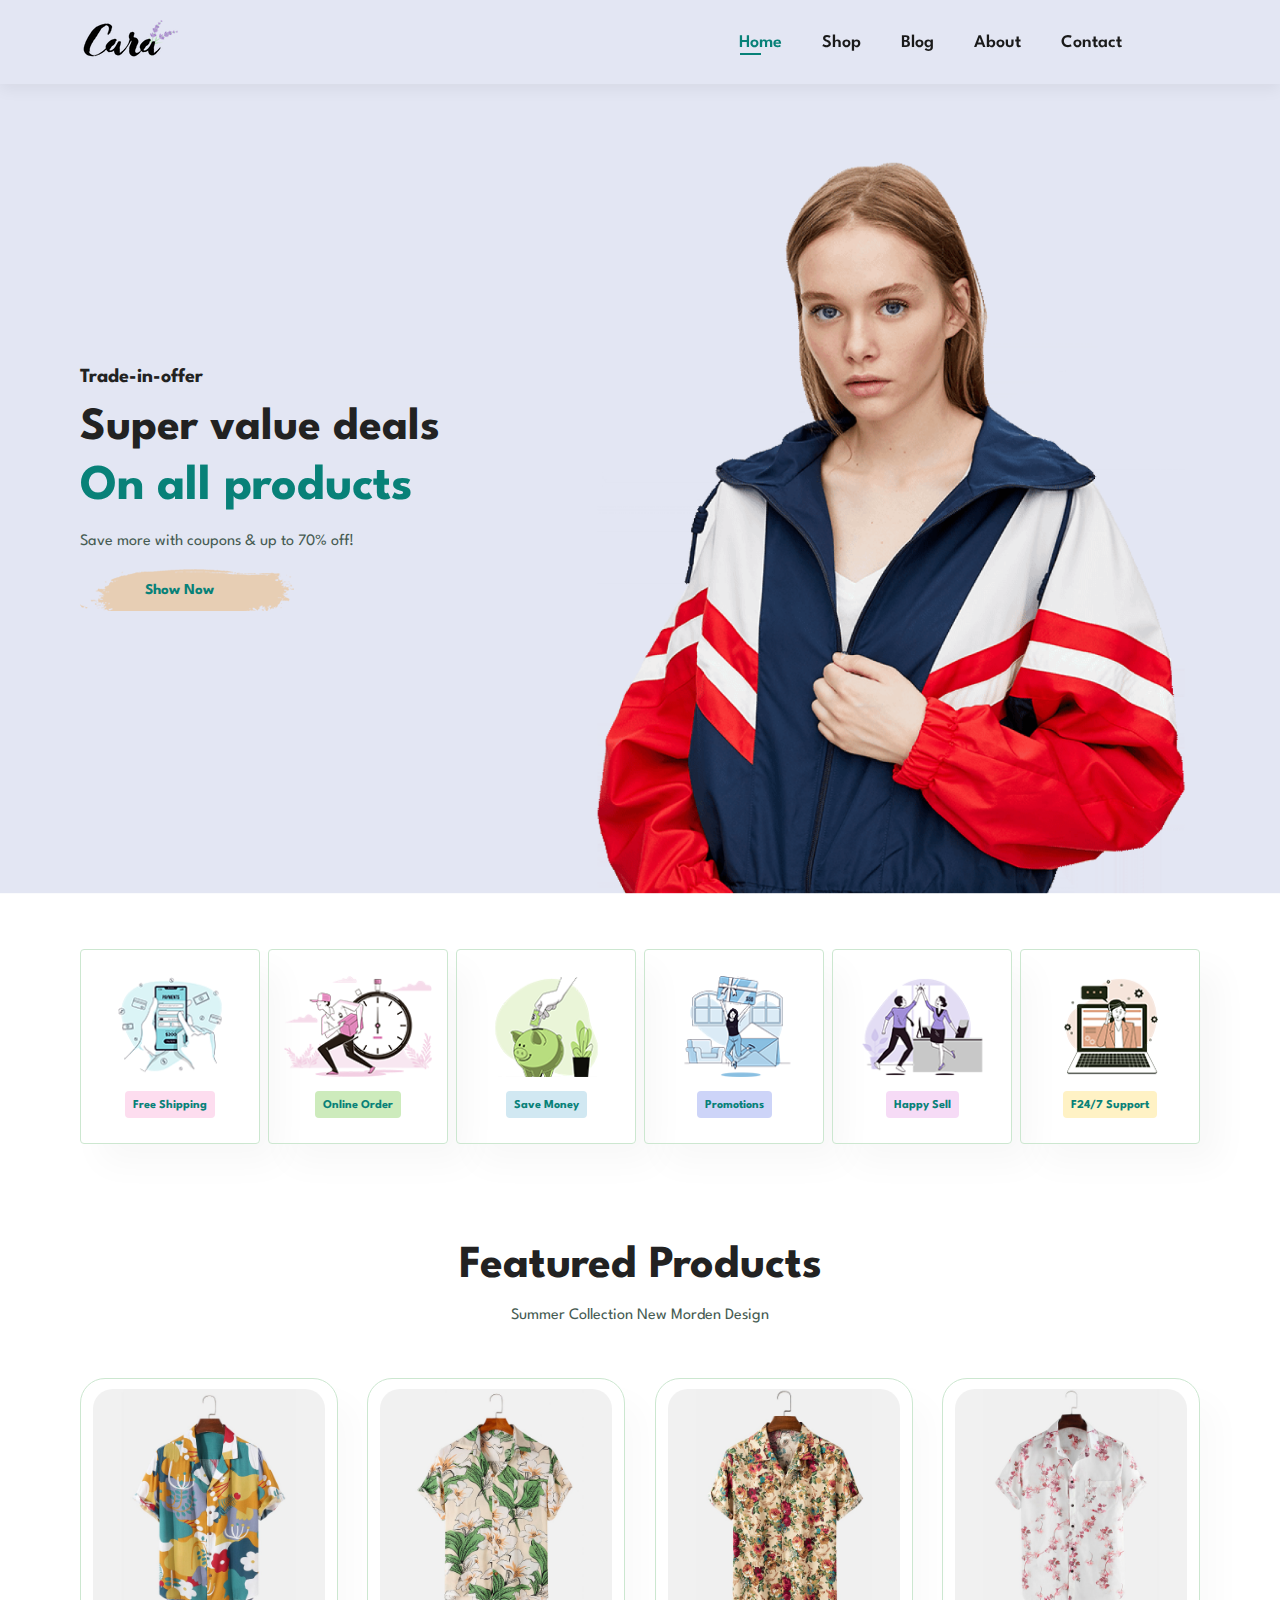
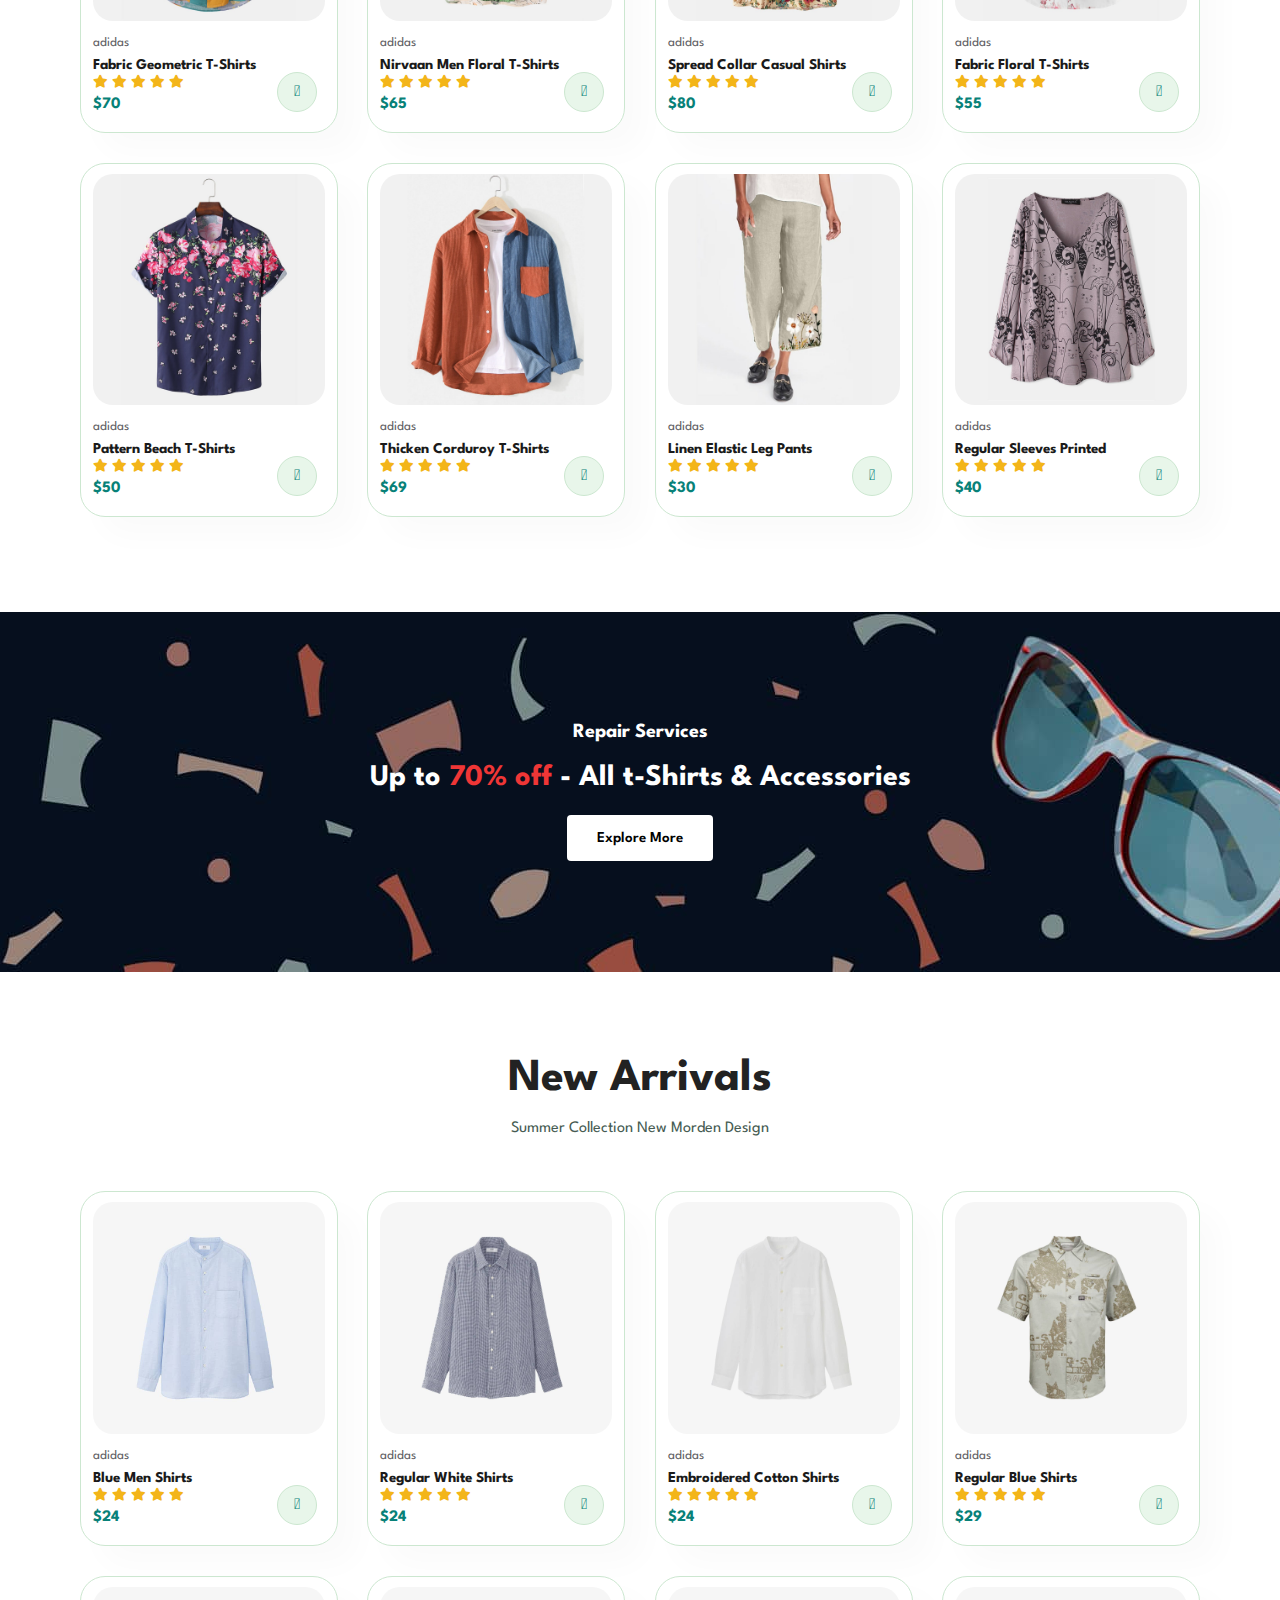
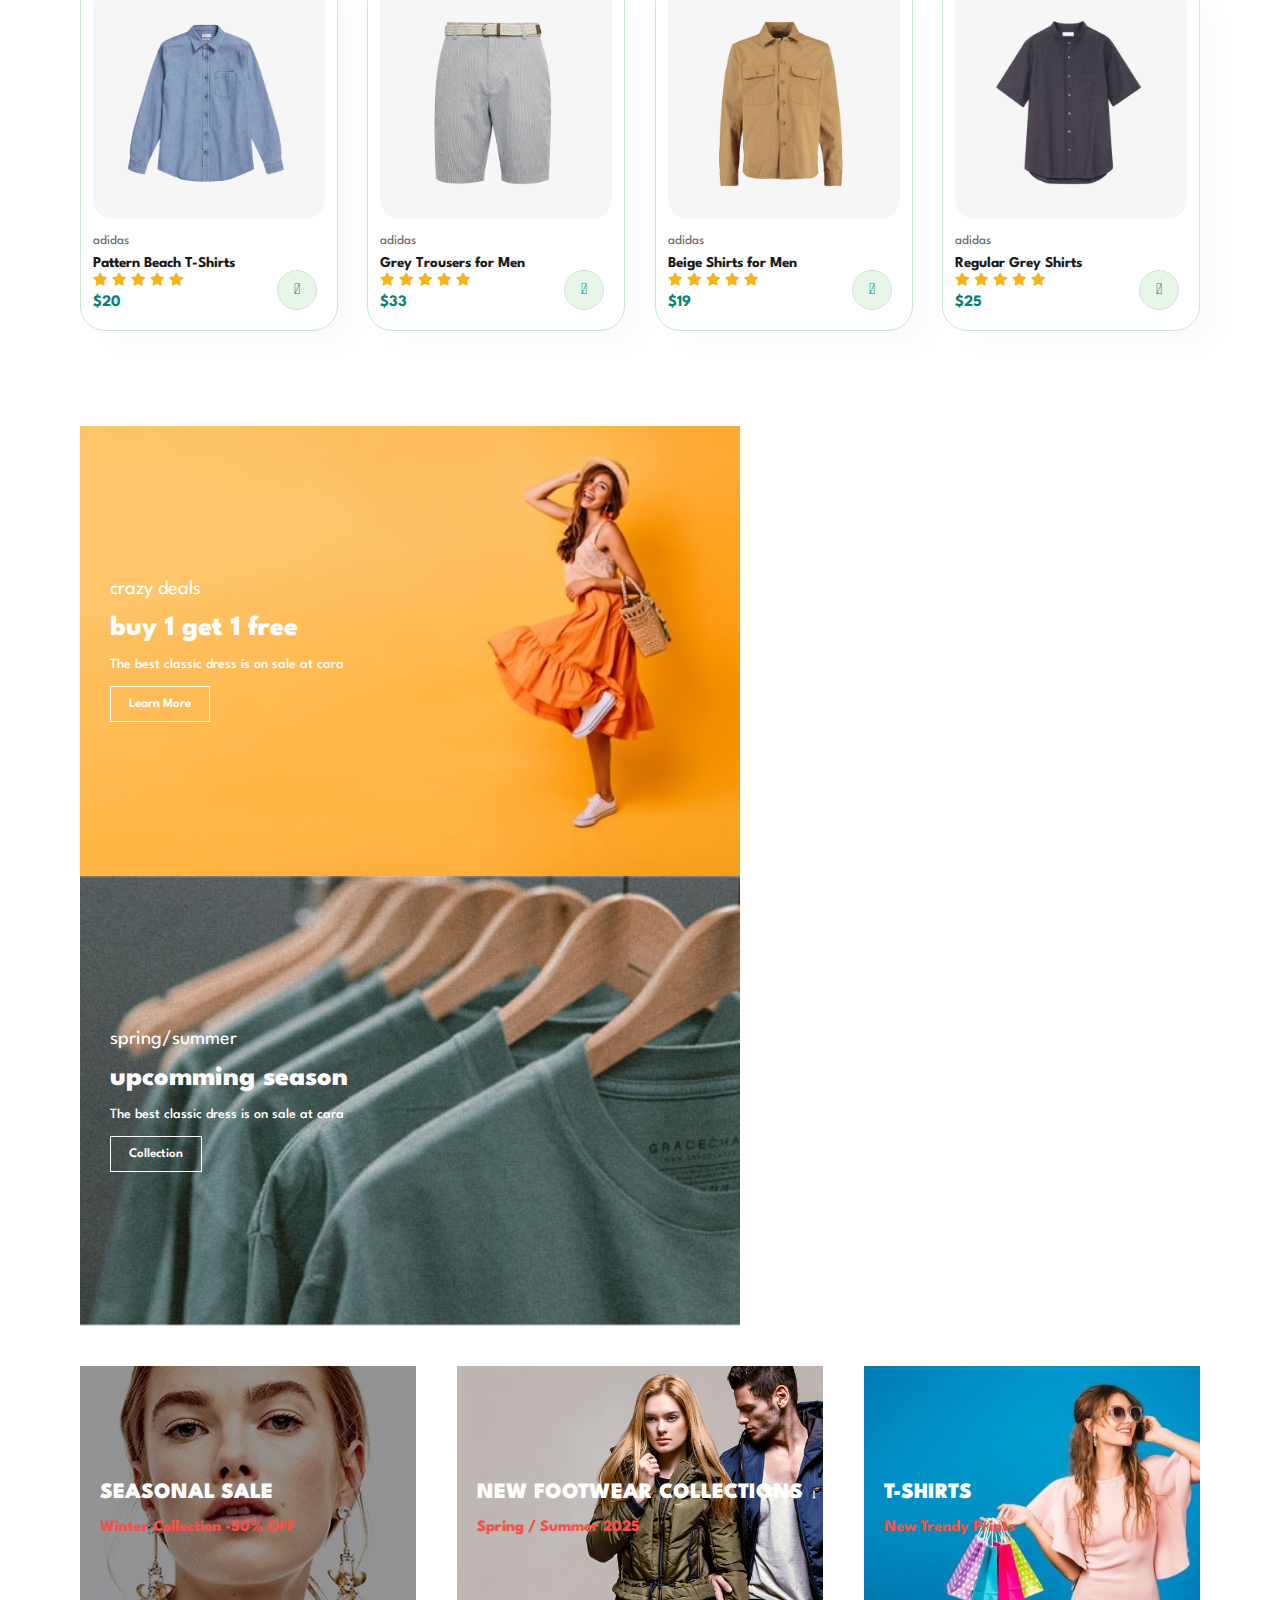
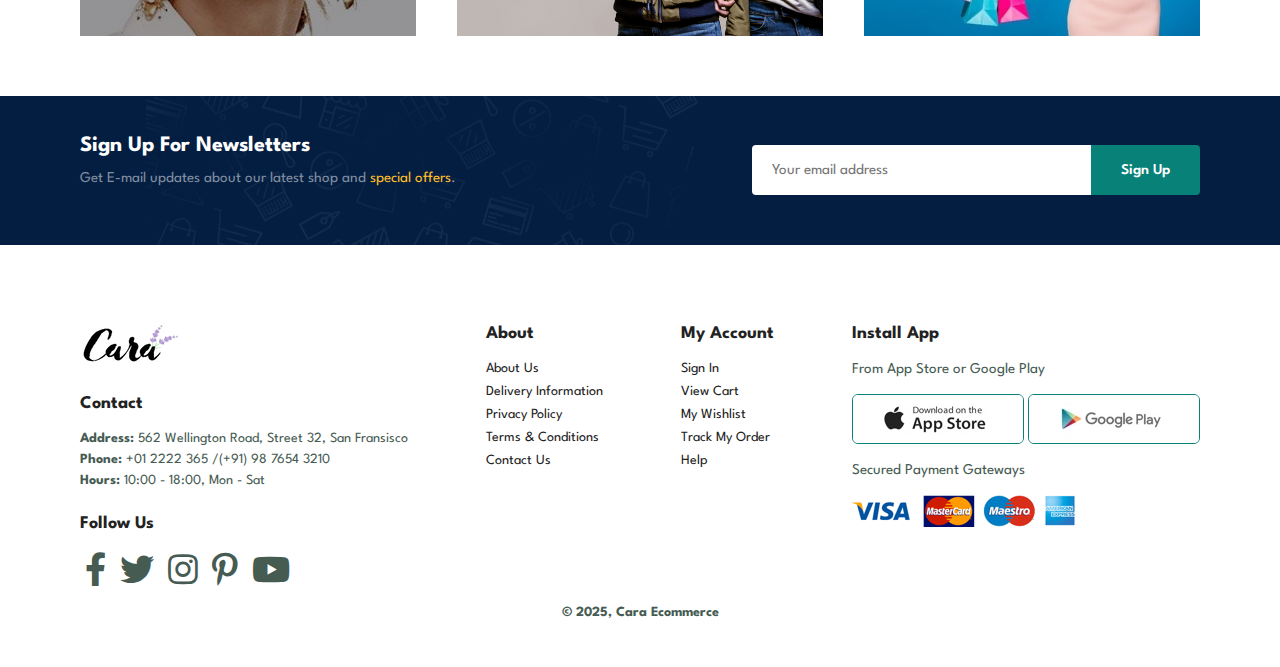
<file: index.html>
<!DOCTYPE html>
<html lang="en">

<head>
    <meta charset="UTF-8">
    <meta http-equiv="X-UA-Compatible" content="IE=edge">
    <meta name="viewport" content="width=device-width, initial-scale=1.0">
    <title>Ecommerce Website</title>
    <link rel="stylesheet" href="https://pro.fontawesome.com/releases/v5.10.0/css/all.css" />
    <link rel="stylesheet" href="style.css">
</head>

<body>
    <section id="header">
        <a href="#"><img src="./img/logo.png" class="logo"></a>
        <div>
            <ul id="navbar">
                <li><a class="active" href="index.html">Home</a></li>
                <li><a href="shop.html">Shop</a></li>
                <li><a href="blog.html">Blog</a></li>
                <li><a href="about.html">About</a></li>
                <li><a href="contact.html">Contact</a></li>
                <li id="lg-bag"><a href="cart.html"><i class="far fa-shopping-bag"></i></a></li>
                <a href="#" id="close"><i class="far fa-times"></i></a>
            </ul>
        </div>
        <div id="mobile">
            <a href="cart.html"><i class="far fa-shopping-bag"></i></a>
            <i id="bar" class="fas fa-outdent"></i>
        </div>
    </section>

    <section id="hero">
        <h4>Trade-in-offer</h4>
        <h2>Super value deals</h2>
        <h1>On all products</h1>
        <p>Save more with coupons & up to 70% off!</p>
        <button>Show Now</button>

    </section>

    <section id="feature" class="section-p1">
        <div class="fe-box">
            <img src="./img/features/f1.png" alt="">
            <h6>Free Shipping</h6>
        </div>

        <div class="fe-box">
            <img src="./img/features/f2.png" alt="">
            <h6>Online Order</h6>
        </div>

        <div class="fe-box">
            <img src="./img/features/f3.png" alt="">
            <h6>Save Money</h6>
        </div>

        <div class="fe-box">
            <img src="./img/features/f4.png" alt="">
            <h6>Promotions</h6>
        </div>

        <div class="fe-box">
            <img src="./img/features/f5.png" alt="">
            <h6>Happy Sell</h6>
        </div>

        <div class="fe-box">
            <img src="./img/features/f6.png" alt="">
            <h6>F24/7 Support</h6>
        </div>
    </section>

    <section id="product1" class="section-p1">
        <h2>Featured Products</h2>
        <p>Summer Collection New Morden Design</p>
        <div class="pro-container">
            <div class="pro">
                <img src="./img/products/f1.jpg" alt="">
                <div class="des">
                    <span>adidas</span>
                    <h5>Fabric Geometric T-Shirts</h5>
                    <div class="start">
                        <i class="fas fa-star"></i>
                        <i class="fas fa-star"></i>
                        <i class="fas fa-star"></i>
                        <i class="fas fa-star"></i>
                        <i class="fas fa-star"></i>
                    </div>
                    <h4>$70</h4>
                </div>
                <a href="#"><i class="fal fa-shopping-cart cart"></i></a>
            </div>

            <div class="pro">
                <img src="./img/products/f2.jpg" alt="">
                <div class="des">
                    <span>adidas</span>
                    <h5>Nirvaan Men Floral T-Shirts</h5>
                    <div class="start">
                        <i class="fas fa-star"></i>
                        <i class="fas fa-star"></i>
                        <i class="fas fa-star"></i>
                        <i class="fas fa-star"></i>
                        <i class="fas fa-star"></i>
                    </div>
                    <h4>$65</h4>
                </div>
                <a href="#"><i class="fal fa-shopping-cart cart"></i></a>
            </div>

            <div class="pro">
                <img src="./img/products/f3.jpg" alt="">
                <div class="des">
                    <span>adidas</span>
                    <h5>Spread Collar Casual Shirts</h5>
                    <div class="start">
                        <i class="fas fa-star"></i>
                        <i class="fas fa-star"></i>
                        <i class="fas fa-star"></i>
                        <i class="fas fa-star"></i>
                        <i class="fas fa-star"></i>
                    </div>
                    <h4>$80</h4>
                </div>
                <a href="#"><i class="fal fa-shopping-cart cart"></i></a>
            </div>

            <div class="pro">
                <img src="./img/products/f4.jpg" alt="">
                <div class="des">
                    <span>adidas</span>
                    <h5>Fabric Floral T-Shirts</h5>
                    <div class="start">
                        <i class="fas fa-star"></i>
                        <i class="fas fa-star"></i>
                        <i class="fas fa-star"></i>
                        <i class="fas fa-star"></i>
                        <i class="fas fa-star"></i>
                    </div>
                    <h4>$55</h4>
                </div>
                <a href="#"><i class="fal fa-shopping-cart cart"></i></a>
            </div>

            <div class="pro">
                <img src="./img/products/f5.jpg" alt="">
                <div class="des">
                    <span>adidas</span>
                    <h5>Pattern Beach T-Shirts</h5>
                    <div class="start">
                        <i class="fas fa-star"></i>
                        <i class="fas fa-star"></i>
                        <i class="fas fa-star"></i>
                        <i class="fas fa-star"></i>
                        <i class="fas fa-star"></i>
                    </div>
                    <h4>$50</h4>
                </div>
                <a href="#"><i class="fal fa-shopping-cart cart"></i></a>
            </div>

            <div class="pro">
                <img src="./img/products/f6.jpg" alt="">
                <div class="des">
                    <span>adidas</span>
                    <h5>Thicken Corduroy T-Shirts</h5>
                    <div class="start">
                        <i class="fas fa-star"></i>
                        <i class="fas fa-star"></i>
                        <i class="fas fa-star"></i>
                        <i class="fas fa-star"></i>
                        <i class="fas fa-star"></i>
                    </div>
                    <h4>$69</h4>
                </div>
                <a href="#"><i class="fal fa-shopping-cart cart"></i></a>
            </div>

            <div class="pro">
                <img src="./img/products/f7.jpg" alt="">
                <div class="des">
                    <span>adidas</span>
                    <h5>Linen Elastic Leg Pants</h5>
                    <div class="start">
                        <i class="fas fa-star"></i>
                        <i class="fas fa-star"></i>
                        <i class="fas fa-star"></i>
                        <i class="fas fa-star"></i>
                        <i class="fas fa-star"></i>
                    </div>
                    <h4>$30</h4>
                </div>
                <a href="#"><i class="fal fa-shopping-cart cart"></i></a>
            </div>

            <div class="pro">
                <img src="./img/products/f8.jpg" alt="">
                <div class="des">
                    <span>adidas</span>
                    <h5>Regular Sleeves Printed</h5>
                    <div class="start">
                        <i class="fas fa-star"></i>
                        <i class="fas fa-star"></i>
                        <i class="fas fa-star"></i>
                        <i class="fas fa-star"></i>
                        <i class="fas fa-star"></i>
                    </div>
                    <h4>$40</h4>
                </div>
                <a href="#"><i class="fal fa-shopping-cart cart"></i></a>
            </div>
        </div>
    </section>

    <section id="banner" class="section-m1">
        <h4>Repair Services</h4>
        <h2>Up to <span>70% off</span> - All t-Shirts & Accessories</h2>
        <button class="normal">Explore More</button>
    </section>

    <section id="product1" class="section-p1">
        <h2>New Arrivals</h2>
        <p>Summer Collection New Morden Design</p>
        <div class="pro-container">
            <div class="pro">
                <img src="./img/products/n1.jpg" alt="">
                <div class="des">
                    <span>adidas</span>
                    <h5>Blue Men Shirts</h5>
                    <div class="start">
                        <i class="fas fa-star"></i>
                        <i class="fas fa-star"></i>
                        <i class="fas fa-star"></i>
                        <i class="fas fa-star"></i>
                        <i class="fas fa-star"></i>
                    </div>
                    <h4>$24</h4>
                </div>
                <a href="#"><i class="fal fa-shopping-cart cart"></i></a>
            </div>

            <div class="pro">
                <img src="./img/products/n2.jpg" alt="">
                <div class="des">
                    <span>adidas</span>
                    <h5> Regular White Shirts</h5>
                    <div class="start">
                        <i class="fas fa-star"></i>
                        <i class="fas fa-star"></i>
                        <i class="fas fa-star"></i>
                        <i class="fas fa-star"></i>
                        <i class="fas fa-star"></i>
                    </div>
                    <h4>$24</h4>
                </div>
                <a href="#"><i class="fal fa-shopping-cart cart"></i></a>
            </div>

            <div class="pro">
                <img src="./img/products/n3.jpg" alt="">
                <div class="des">
                    <span>adidas</span>
                    <h5>Embroidered Cotton Shirts</h5>
                    <div class="start">
                        <i class="fas fa-star"></i>
                        <i class="fas fa-star"></i>
                        <i class="fas fa-star"></i>
                        <i class="fas fa-star"></i>
                        <i class="fas fa-star"></i>
                    </div>
                    <h4>$24</h4>
                </div>
                <a href="#"><i class="fal fa-shopping-cart cart"></i></a>
            </div>

            <div class="pro">
                <img src="./img/products/n4.jpg" alt="">
                <div class="des">
                    <span>adidas</span>
                    <h5>Regular Blue Shirts</h5>
                    <div class="start">
                        <i class="fas fa-star"></i>
                        <i class="fas fa-star"></i>
                        <i class="fas fa-star"></i>
                        <i class="fas fa-star"></i>
                        <i class="fas fa-star"></i>
                    </div>
                    <h4>$29</h4>
                </div>
                <a href="#"><i class="fal fa-shopping-cart cart"></i></a>
            </div>

            <div class="pro">
                <img src="./img/products/n5.jpg" alt="">
                <div class="des">
                    <span>adidas</span>
                    <h5>Pattern Beach T-Shirts</h5>
                    <div class="start">
                        <i class="fas fa-star"></i>
                        <i class="fas fa-star"></i>
                        <i class="fas fa-star"></i>
                        <i class="fas fa-star"></i>
                        <i class="fas fa-star"></i>
                    </div>
                    <h4>$20</h4>
                </div>
                <a href="#"><i class="fal fa-shopping-cart cart"></i></a>
            </div>

            <div class="pro">
                <img src="./img/products/n6.jpg" alt="">
                <div class="des">
                    <span>adidas</span>
                    <h5>Grey Trousers for Men</h5>
                    <div class="start">
                        <i class="fas fa-star"></i>
                        <i class="fas fa-star"></i>
                        <i class="fas fa-star"></i>
                        <i class="fas fa-star"></i>
                        <i class="fas fa-star"></i>
                    </div>
                    <h4>$33</h4>
                </div>
                <a href="#"><i class="fal fa-shopping-cart cart"></i></a>
            </div>

            <div class="pro">
                <img src="./img/products/n7.jpg" alt="">
                <div class="des">
                    <span>adidas</span>
                    <h5>Beige Shirts for Men</h5>
                    <div class="start">
                        <i class="fas fa-star"></i>
                        <i class="fas fa-star"></i>
                        <i class="fas fa-star"></i>
                        <i class="fas fa-star"></i>
                        <i class="fas fa-star"></i>
                    </div>
                    <h4>$19</h4>
                </div>
                <a href="#"><i class="fal fa-shopping-cart cart"></i></a>
            </div>

            <div class="pro">
                <img src="./img/products/n8.jpg" alt="">
                <div class="des">
                    <span>adidas</span>
                    <h5>Regular Grey Shirts</h5>
                    <div class="start">
                        <i class="fas fa-star"></i>
                        <i class="fas fa-star"></i>
                        <i class="fas fa-star"></i>
                        <i class="fas fa-star"></i>
                        <i class="fas fa-star"></i>
                    </div>
                    <h4>$25</h4>
                </div>
                <a href="#"><i class="fal fa-shopping-cart cart"></i></a>
            </div>
        </div>
    </section>

    <section id="sm-banner" class="section-p1">
        <div class="banner-box">
            <h4>crazy deals</h4>
            <h2>buy 1 get 1 free</h2>
            <span>The best classic dress is on sale at cara </span>
            <button class="white">Learn More</button>
        </div>

        <div class="banner-box banner-box2">
            <h4>spring/summer</h4>
            <h2>upcomming season</h2>
            <span>The best classic dress is on sale at cara </span>
            <button class="white">Collection</button>
        </div>
    </section>

    <section id="banner3">
        <div class="banner-box">
            <h2>SEASONAL SALE</h2>
            <h3>Winter Collection -50% OFF</h3>
        </div>

        <div class="banner-box banner-box2">
            <h2>NEW FOOTWEAR COLLECTIONS</h2>
            <h3>Spring / Summer 2025</h3>
        </div>

        <div class="banner-box banner-box3">
            <h2>T-SHIRTS</h2>
            <h3>New Trendy Prints</h3>
        </div>
    </section>

    <section id="newsletters" class="section-p1 section-m1">
        <div class="newstext">
            <h4>Sign Up For Newsletters</h4>
            <p>Get E-mail updates about our latest shop and <span>special offers</span>.</p>
        </div>
        <div class="form">
            <input type="text" placeholder="Your email address">
            <button class="normal">Sign Up</button>
        </div>
    </section>

    <footer class="section-p1">
        <div class="col">
            <img class="logo" src="./img/logo.png" alt="">
            <h4>Contact</h4>
            <p><strong>Address:</strong> 562 Wellington Road, Street 32, San Fransisco</p>
            <p><strong>Phone:</strong> +01 2222 365 /(+91) 98 7654 3210</p>
            <p><strong>Hours:</strong> 10:00 - 18:00, Mon - Sat</p>
            <div class="follow">
                <h4>Follow Us</h4>
                <div class="icon">
                    <i class="fab fa-facebook-f"></i>
                    <i class="fab fa-twitter"></i>
                    <i class="fab fa-instagram"></i>
                    <i class="fab fa-pinterest-p"></i>
                    <i class="fab fa-youtube"></i>
                </div>
            </div>
        </div>

        <div class="col">
            <h4>About</h4>
            <a href="#">About Us</a>
            <a href="#">Delivery Information</a>
            <a href="#">Privacy Policy</a>
            <a href="#">Terms & Conditions</a>
            <a href="#">Contact Us</a>
        </div>

        <div class="col">
            <h4>My Account</h4>
            <a href="#">Sign In</a>
            <a href="#">View Cart</a>
            <a href="#">My Wishlist</a>
            <a href="#">Track My Order</a>
            <a href="#">Help</a>
        </div>

        <div class="col install">
            <h4>Install App</h4>
            <p>From App Store or Google Play</p>
            <div class="row">
                <img src="./img/pay/app.jpg" alt="">
                <img src="./img/pay/play.jpg" alt="">
            </div>
            <p>Secured Payment Gateways</p>
            <img src="./img/pay/pay.png" alt="">
        </div>

        <div class="copyright">
            <p>© 2025, Cara Ecommerce</p>
        </div>
    </footer>

    <script src="script.js"></script>
</body>

</html>
</file>
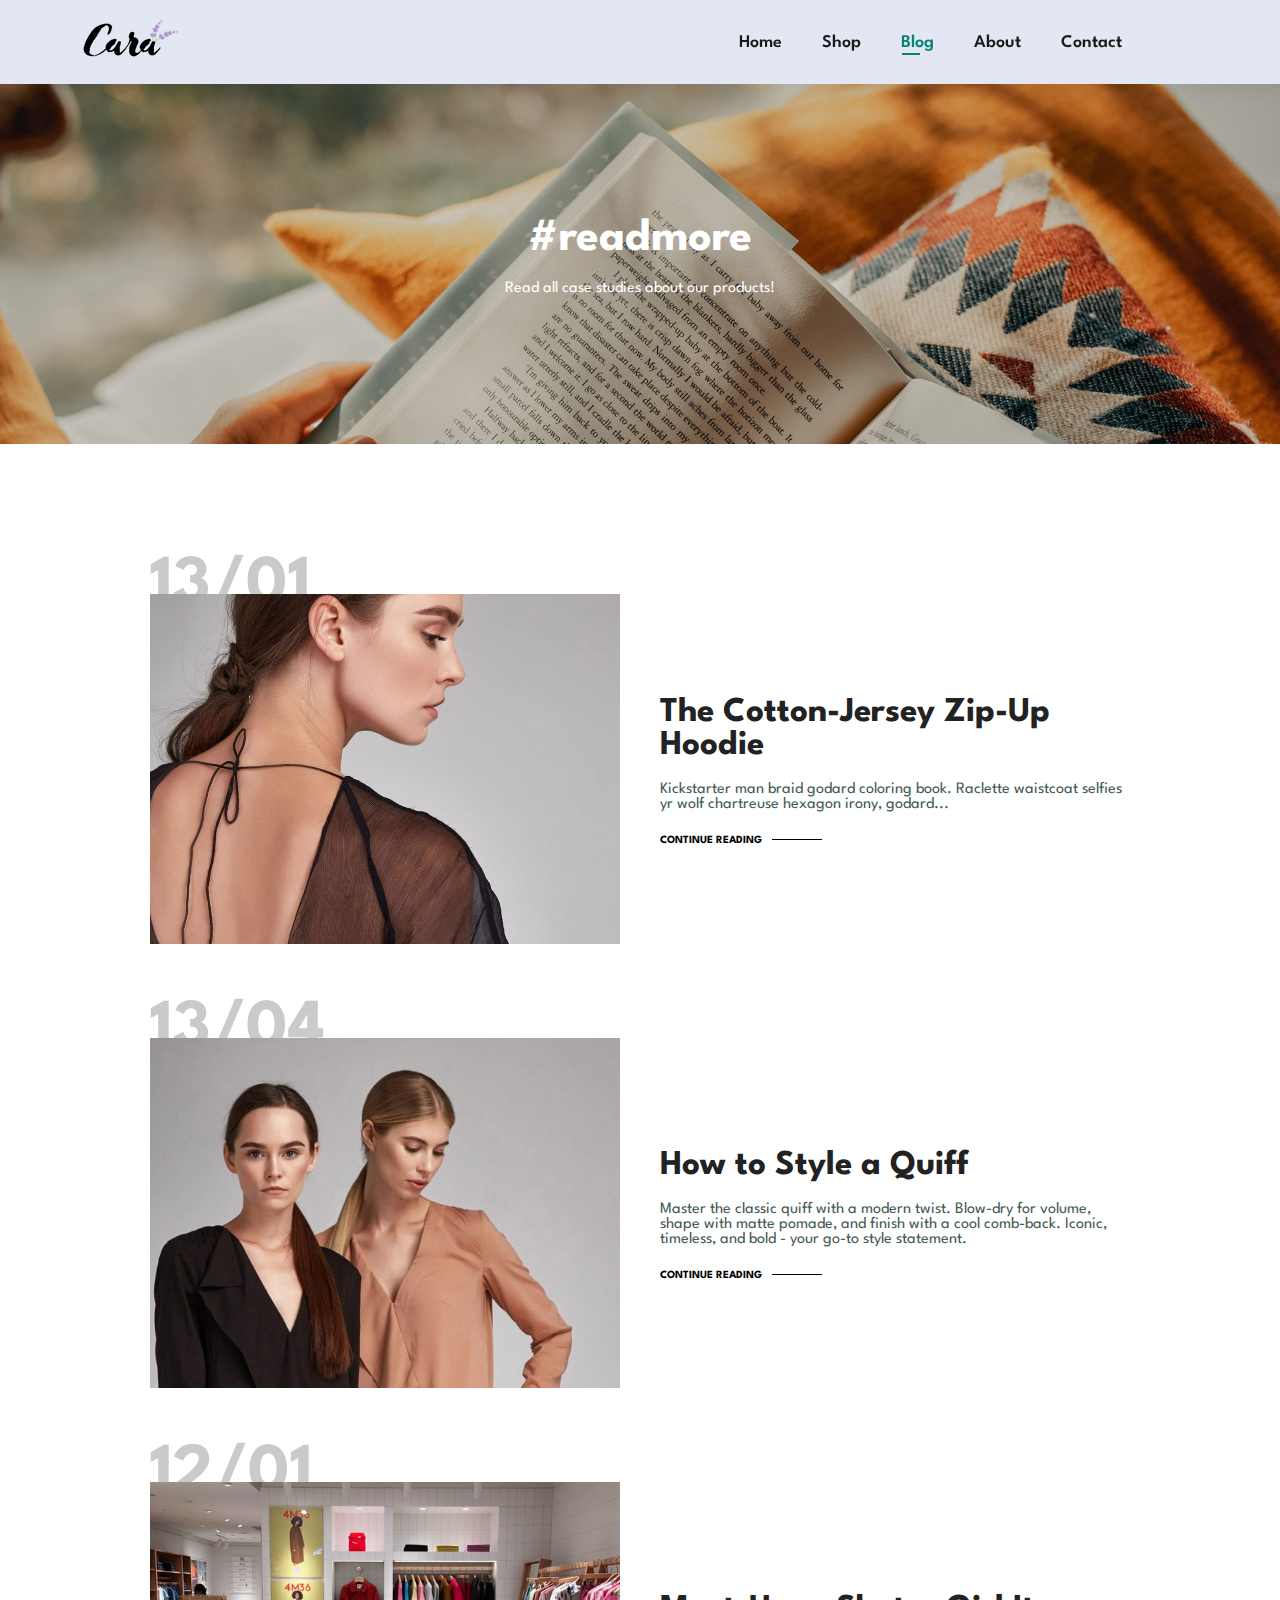
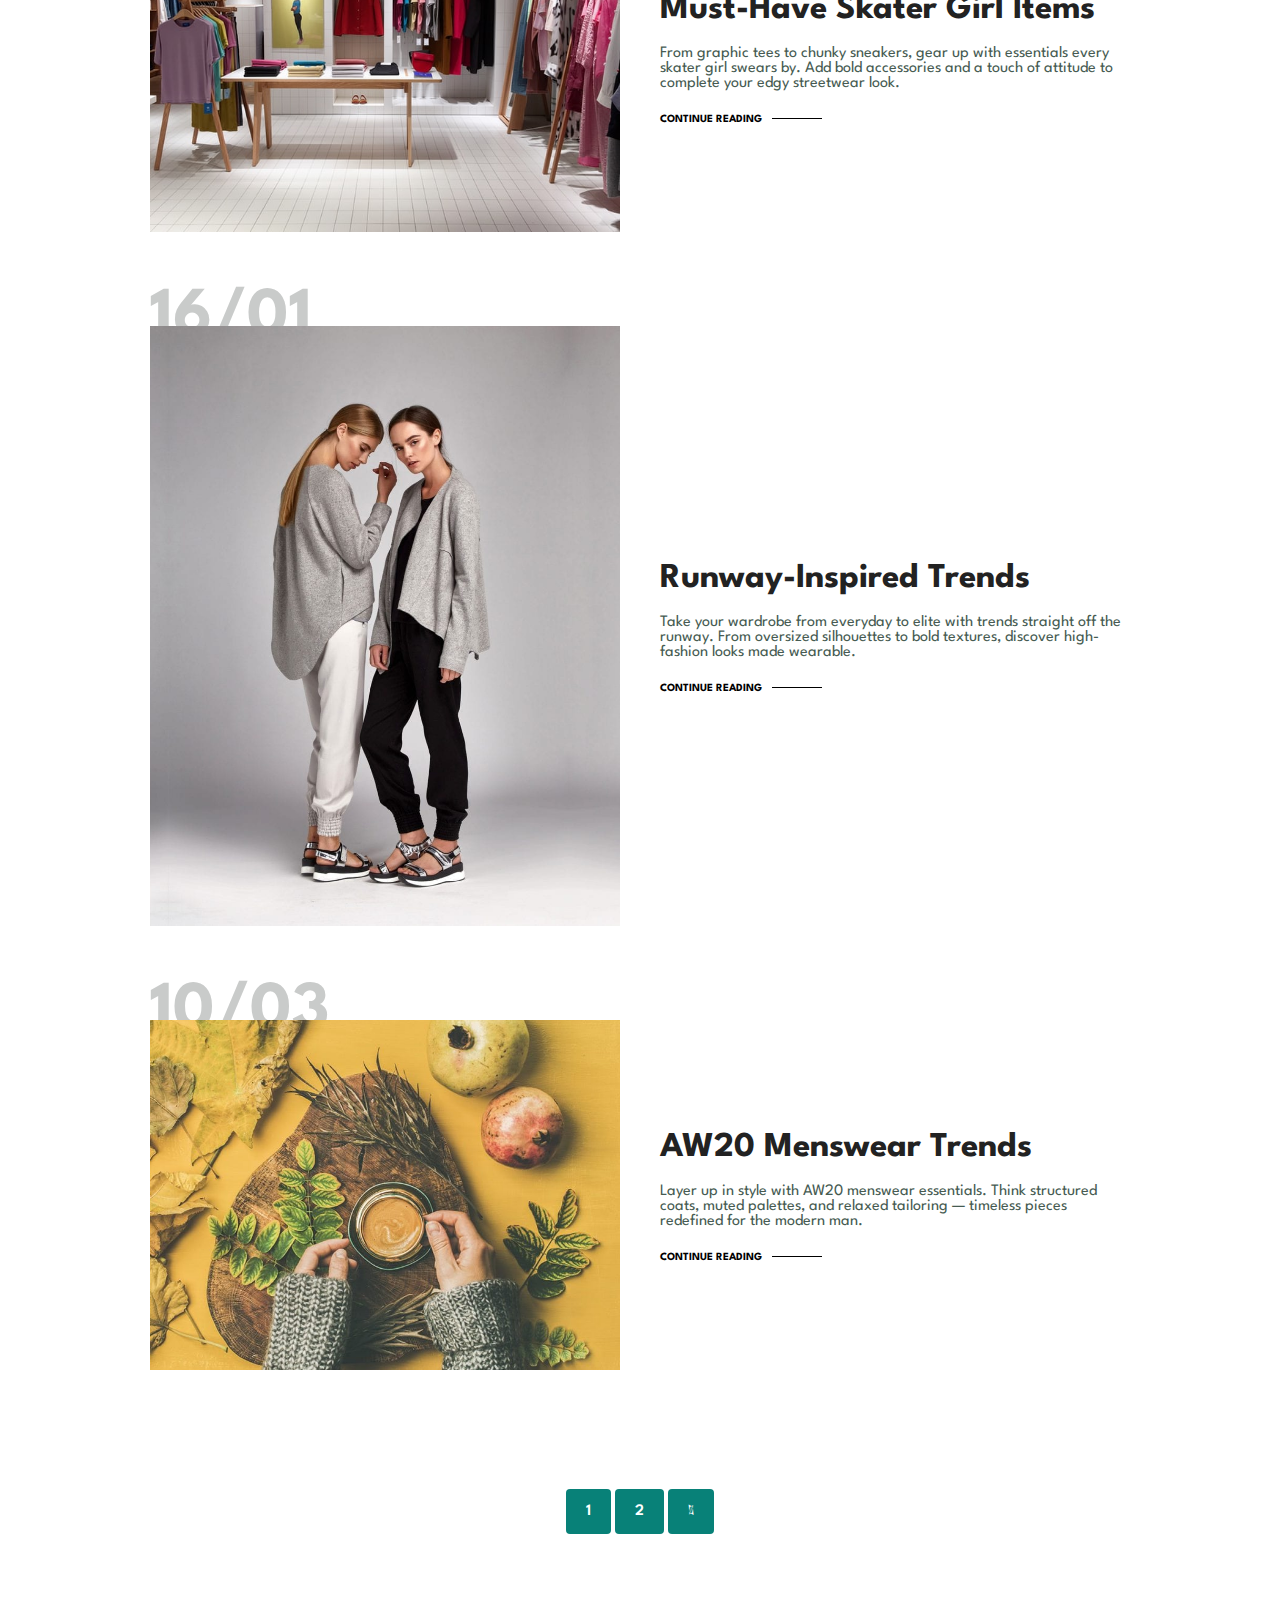
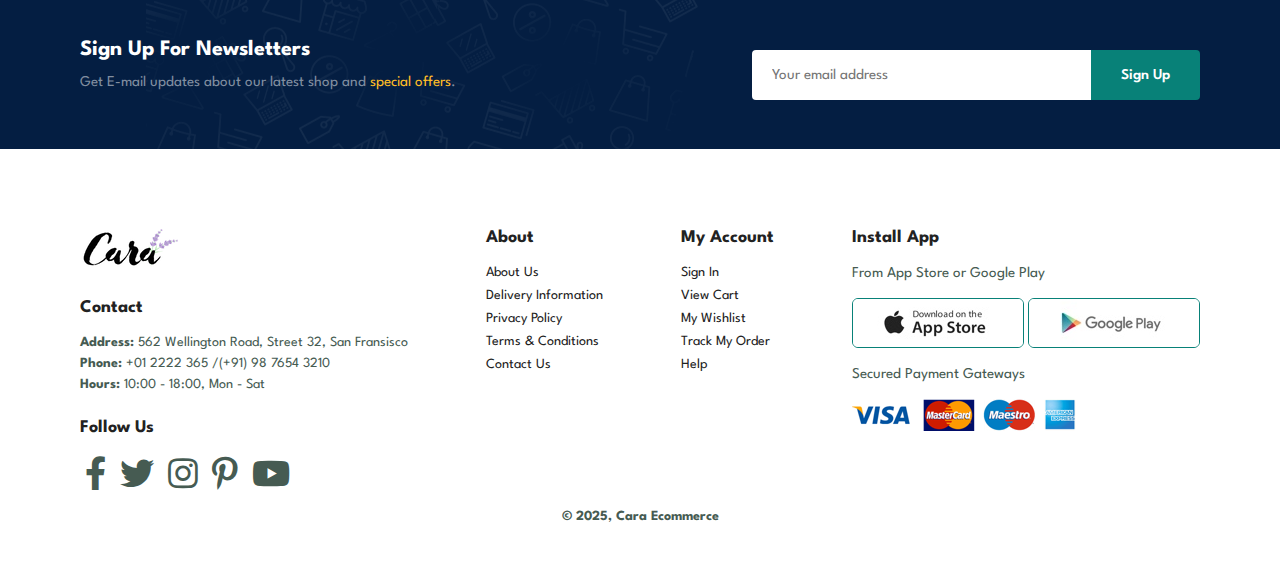
<file: blog.html>
<!DOCTYPE html>
<html lang="en">

<head>
    <meta charset="UTF-8">
    <meta http-equiv="X-UA-Compatible" content="IE=edge">
    <meta name="viewport" content="width=device-width, initial-scale=1.0">
    <title>Ecommerce Website</title>
    <link rel="stylesheet" href="https://pro.fontawesome.com/releases/v5.10.0/css/all.css" />
    <link rel="stylesheet" href="style.css">
</head>

<body>
    <section id="header">
        <a href="#"><img src="./img/logo.png" class="logo"></a>
        <div>
            <ul id="navbar">
                <li><a href="index.html">Home</a></li>
                <li><a href="shop.html">Shop</a></li>
                <li><a class="active" href="blog.html">Blog</a></li>
                <li><a href="about.html">About</a></li>
                <li><a href="contact.html">Contact</a></li>
                <li id="lg-bag"><a href="cart.html"><i class="far fa-shopping-bag"></i></a></li>
                <a href="#" id="close"><i class="far fa-times"></i></a>
            </ul>
        </div>
        <div id="mobile">
            <a href="cart.html"><i class="far fa-shopping-bag"></i></a>
            <i id="bar" class="fas fa-outdent"></i>
        </div>
    </section>

    <section id="page-header" class="blog-header">
        <h2>#readmore</h2>
        <p>Read all case studies about our products!</p>
    </section>

    <section id="blog">
        <div class="blog-box">
            <div class="blog-img">
                <img src="./img/blog/b1.jpg" alt="">
            </div>
            <div class="blog-details">
                <h4>The Cotton-Jersey Zip-Up Hoodie</h4>
                <p>Kickstarter man braid godard coloring book. Raclette waistcoat selfies yr wolf chartreuse hexagon
                    irony, godard...</p>
                <a href="#">CONTINUE READING</a>
            </div>
            <h1>13/01</h1>
        </div>

        <div class="blog-box">
            <div class="blog-img">
                <img src="./img/blog/b2.jpg" alt="">
            </div>
            <div class="blog-details">
                <h4>How to Style a Quiff</h4>
                <p>Master the classic quiff with a modern twist. Blow-dry for volume, shape with matte pomade, and
                    finish with a cool comb-back. Iconic, timeless, and bold - your go-to style statement.</p>
                <a href="#">CONTINUE READING</a>
            </div>
            <h1>13/04</h1>
        </div>

        <div class="blog-box">
            <div class="blog-img">
                <img src="./img/blog/b3.jpg" alt="">
            </div>
            <div class="blog-details">
                <h4>Must-Have Skater Girl Items</h4>
                <p>From graphic tees to chunky sneakers, gear up with essentials every skater girl swears by. Add bold
                    accessories and a touch of attitude to complete your edgy streetwear look.</p>
                <a href="#">CONTINUE READING</a>
            </div>
            <h1>12/01</h1>
        </div>

        <div class="blog-box">
            <div class="blog-img blog-img1">
                <img src="./img/blog/b4.jpg" alt="">
            </div>
            <div class="blog-details">
                <h4>Runway-Inspired Trends</h4>
                <p>Take your wardrobe from everyday to elite with trends straight off the runway. From oversized
                    silhouettes to bold textures, discover high-fashion looks made wearable.</p>
                <a href="#">CONTINUE READING</a>
            </div>
            <h1>16/01</h1>
        </div>

        <div class="blog-box">
            <div class="blog-img">
                <img src="./img/blog/b6.jpg" alt="">
            </div>
            <div class="blog-details">
                <h4>AW20 Menswear Trends</h4>
                <p>Layer up in style with AW20 menswear essentials. Think structured coats, muted palettes, and relaxed
                    tailoring — timeless pieces redefined for the modern man.</p>
                <a href="#">CONTINUE READING</a>
            </div>
            <h1>10/03</h1>
        </div>
    </section>


    <section id="pagination" class="section-p1">
        <a href="#">1</a>
        <a href="#">2</a>
        <a href="#"><i class="fal fa-long-arrow-alt-right"></i></a>
    </section>

    <section id="newsletters" class="section-p1 section-m1">
        <div class="newstext">
            <h4>Sign Up For Newsletters</h4>
            <p>Get E-mail updates about our latest shop and <span>special offers</span>.</p>
        </div>
        <div class="form">
            <input type="text" placeholder="Your email address">
            <button class="normal">Sign Up</button>
        </div>
    </section>

    <footer class="section-p1">
        <div class="col">
            <img class="logo" src="./img/logo.png" alt="">
            <h4>Contact</h4>
            <p><strong>Address:</strong> 562 Wellington Road, Street 32, San Fransisco</p>
            <p><strong>Phone:</strong> +01 2222 365 /(+91) 98 7654 3210</p>
            <p><strong>Hours:</strong> 10:00 - 18:00, Mon - Sat</p>
            <div class="follow">
                <h4>Follow Us</h4>
                <div class="icon">
                    <i class="fab fa-facebook-f"></i>
                    <i class="fab fa-twitter"></i>
                    <i class="fab fa-instagram"></i>
                    <i class="fab fa-pinterest-p"></i>
                    <i class="fab fa-youtube"></i>
                </div>
            </div>
        </div>

        <div class="col">
            <h4>About</h4>
            <a href="#">About Us</a>
            <a href="#">Delivery Information</a>
            <a href="#">Privacy Policy</a>
            <a href="#">Terms & Conditions</a>
            <a href="#">Contact Us</a>
        </div>

        <div class="col">
            <h4>My Account</h4>
            <a href="#">Sign In</a>
            <a href="#">View Cart</a>
            <a href="#">My Wishlist</a>
            <a href="#">Track My Order</a>
            <a href="#">Help</a>
        </div>

        <div class="col install">
            <h4>Install App</h4>
            <p>From App Store or Google Play</p>
            <div class="row">
                <img src="./img/pay/app.jpg" alt="">
                <img src="./img/pay/play.jpg" alt="">
            </div>
            <p>Secured Payment Gateways</p>
            <img src="./img/pay/pay.png" alt="">
        </div>

        <div class="copyright">
            <p>© 2025, Cara Ecommerce</p>
        </div>
    </footer>

    <script src="script.js"></script>
</body>

</html>
</file>
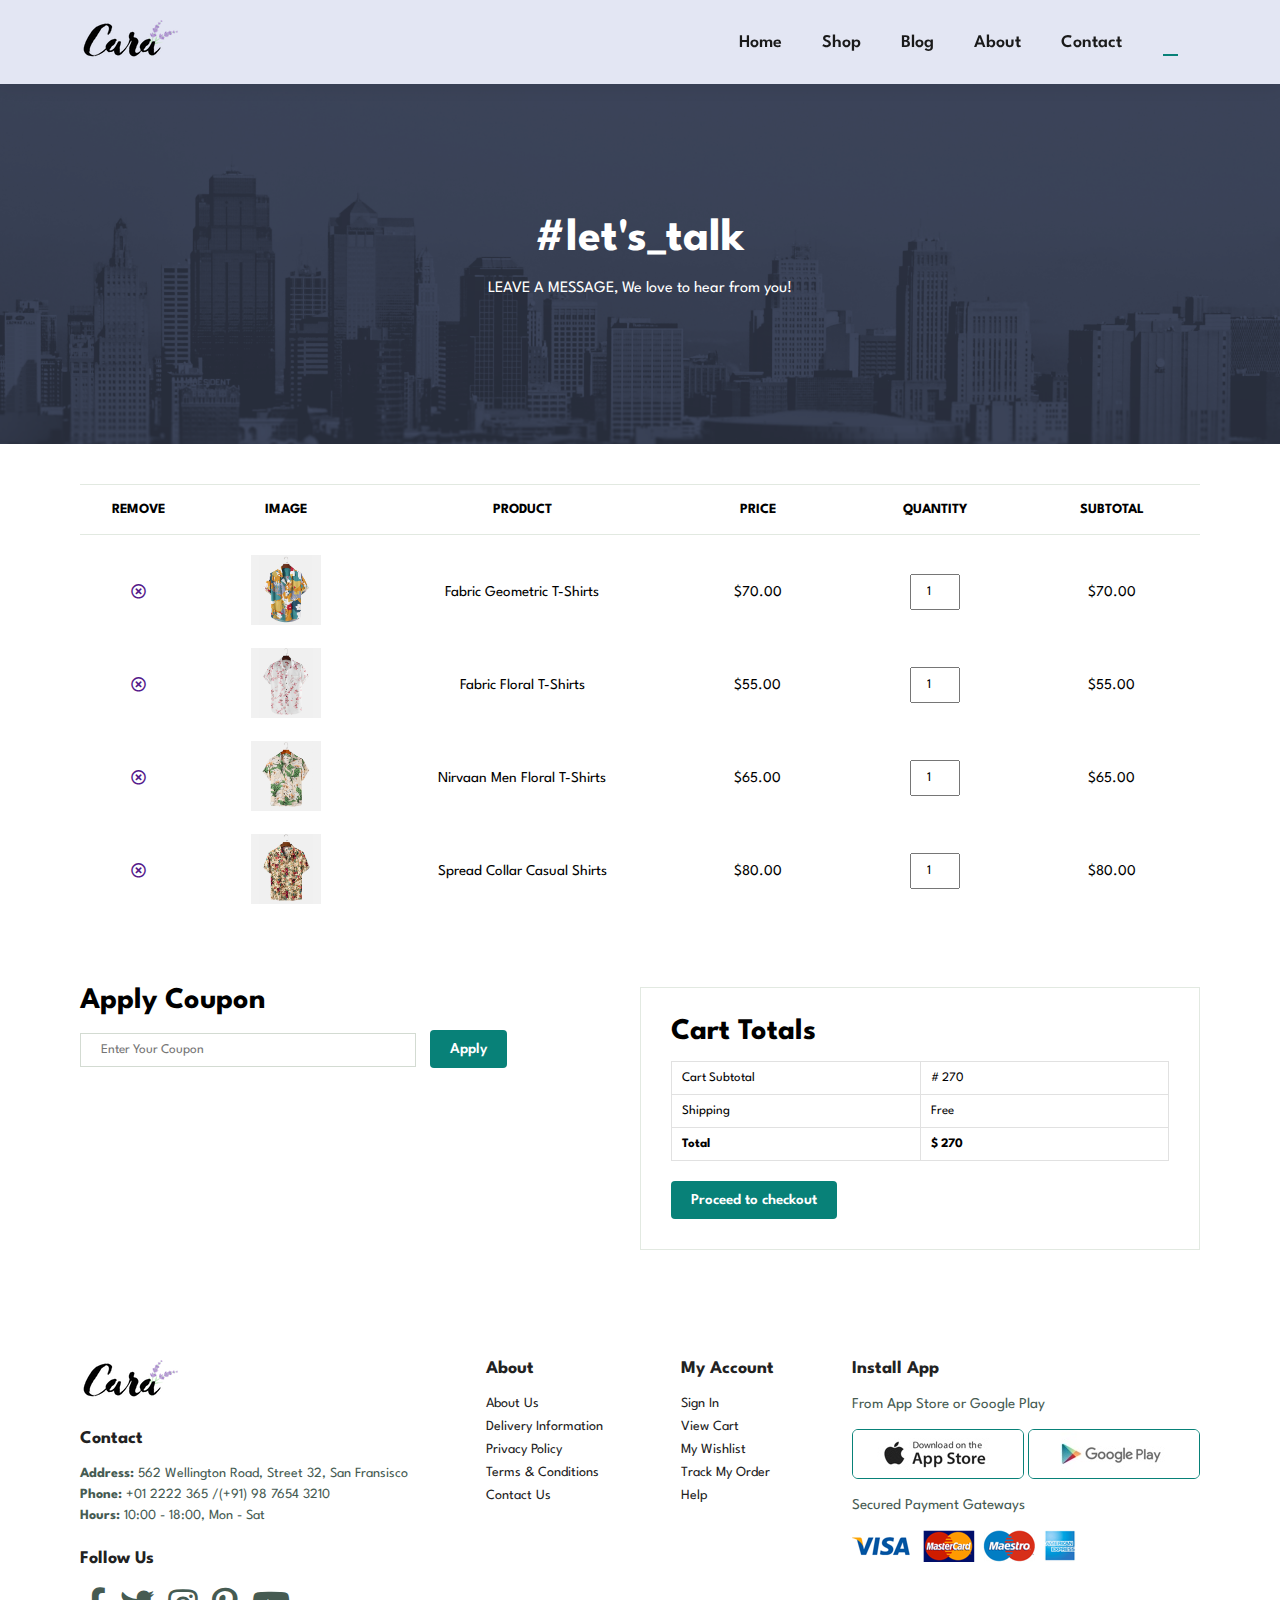
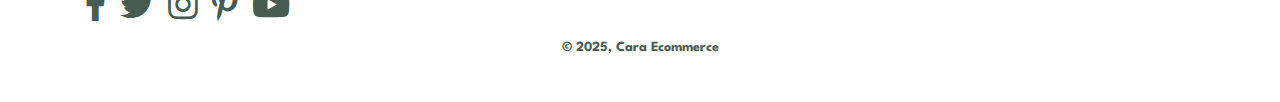
<file: cart.html>
<!DOCTYPE html>
<html lang="en">

<head>
    <meta charset="UTF-8">
    <meta http-equiv="X-UA-Compatible" content="IE=edge">
    <meta name="viewport" content="width=device-width, initial-scale=1.0">
    <title>Ecommerce Website</title>
    <link rel="stylesheet" href="https://pro.fontawesome.com/releases/v5.10.0/css/all.css" />
    <link rel="stylesheet" href="style.css">
</head>

<body>
    <section id="header">
        <a href="#"><img src="./img/logo.png" class="logo"></a>
        <div>
            <ul id="navbar">
                <li><a href="index.html">Home</a></li>
                <li><a href="shop.html">Shop</a></li>
                <li><a href="blog.html">Blog</a></li>
                <li><a href="about.html">About</a></li>
                <li><a href="contact.html">Contact</a></li>
                <li id="lg-bag"><a class="active" href="cart.html"><i class="far fa-shopping-bag"></i></a></li>
                <a href="#" id="close"><i class="far fa-times"></i></a>
            </ul>
        </div>
        <div id="mobile">
            <a href="cart.html"><i class="far fa-shopping-bag"></i></a>
            <i id="bar" class="fas fa-outdent"></i>
        </div>
    </section>

    <section id="page-header" class="about-header">
        <h2>#let's_talk</h2>
        <p>LEAVE A MESSAGE, We love to hear from you!</p>
    </section>

    <section id="cart" class="section-p1">
        <table width="100%">
            <thead>
                <tr>
                    <td>REMOVE</td>
                    <td>IMAGE</td>
                    <td>PRODUCT</td>
                    <td>PRICE</td>
                    <td>QUANTITY</td>
                    <td>SUBTOTAL</td>
                </tr>
            </thead>
            <tbody>
                <tr>
                    <td><a href=""><i class="far fa-times-circle"></i></a></td>
                    <td><img src="./img/products/f1.jpg" alt=""></td>
                    <td>Fabric Geometric T-Shirts</td>
                    <td>$70.00</td>
                    <td><input type="number" value="1"></td>
                    <td>$70.00</td>
                </tr>

                <tr>
                    <td><a href=""><i class="far fa-times-circle"></i></a></td>
                    <td><img src="./img/products/f4.jpg" alt=""></td>
                    <td>Fabric Floral T-Shirts</td>
                    <td>$55.00</td>
                    <td><input type="number" value="1"></td>
                    <td>$55.00</td>
                </tr>

                <tr>
                    <td><a href=""><i class="far fa-times-circle"></i></a></td>
                    <td><img src="./img/products/f2.jpg" alt=""></td>
                    <td>Nirvaan Men Floral T-Shirts</td>
                    <td>$65.00</td>
                    <td><input type="number" value="1"></td>
                    <td>$65.00</td>
                </tr>

                <tr>
                    <td><a href=""><i class="far fa-times-circle"></i></a></td>
                    <td><img src="./img/products/f3.jpg" alt=""></td>
                    <td>Spread Collar Casual Shirts</td>
                    <td>$80.00</td>
                    <td><input type="number" value="1"></td>
                    <td>$80.00</td>
                </tr>
            </tbody>
        </table>
    </section>

    <section id="cart-add" class="section-p1">
        <div id="coupon">
            <h3>Apply Coupon</h3>
            <div>
                <input type="text" placeholder="Enter Your Coupon">
                <button class="normal">Apply</button>
            </div>
        </div>

        <div id="subtotal">
            <h3>Cart Totals</h3>
            <table>
                <tr>
                    <td>Cart Subtotal</td>
                    <td># 270</td>
                </tr>
                <tr>
                    <td>Shipping</td>
                    <td>Free</td>
                </tr>
                <tr>
                    <td><strong>Total</strong></td>
                    <td><strong>$ 270</strong></td>
                </tr>
            </table>
            <button class="normal">Proceed to checkout</button>
        </div>
    </section>

    <footer class="section-p1">
        <div class="col">
            <img class="logo" src="./img/logo.png" alt="">
            <h4>Contact</h4>
            <p><strong>Address:</strong> 562 Wellington Road, Street 32, San Fransisco</p>
            <p><strong>Phone:</strong> +01 2222 365 /(+91) 98 7654 3210</p>
            <p><strong>Hours:</strong> 10:00 - 18:00, Mon - Sat</p>
            <div class="follow">
                <h4>Follow Us</h4>
                <div class="icon">
                    <i class="fab fa-facebook-f"></i>
                    <i class="fab fa-twitter"></i>
                    <i class="fab fa-instagram"></i>
                    <i class="fab fa-pinterest-p"></i>
                    <i class="fab fa-youtube"></i>
                </div>
            </div>
        </div>

        <div class="col">
            <h4>About</h4>
            <a href="#">About Us</a>
            <a href="#">Delivery Information</a>
            <a href="#">Privacy Policy</a>
            <a href="#">Terms & Conditions</a>
            <a href="#">Contact Us</a>
        </div>

        <div class="col">
            <h4>My Account</h4>
            <a href="#">Sign In</a>
            <a href="#">View Cart</a>
            <a href="#">My Wishlist</a>
            <a href="#">Track My Order</a>
            <a href="#">Help</a>
        </div>

        <div class="col install">
            <h4>Install App</h4>
            <p>From App Store or Google Play</p>
            <div class="row">
                <img src="./img/pay/app.jpg" alt="">
                <img src="./img/pay/play.jpg" alt="">
            </div>
            <p>Secured Payment Gateways</p>
            <img src="./img/pay/pay.png" alt="">
        </div>

        <div class="copyright">
            <p>© 2025, Cara Ecommerce</p>
        </div>
    </footer>

    <script src="script.js"></script>
</body>

</html>
</file>
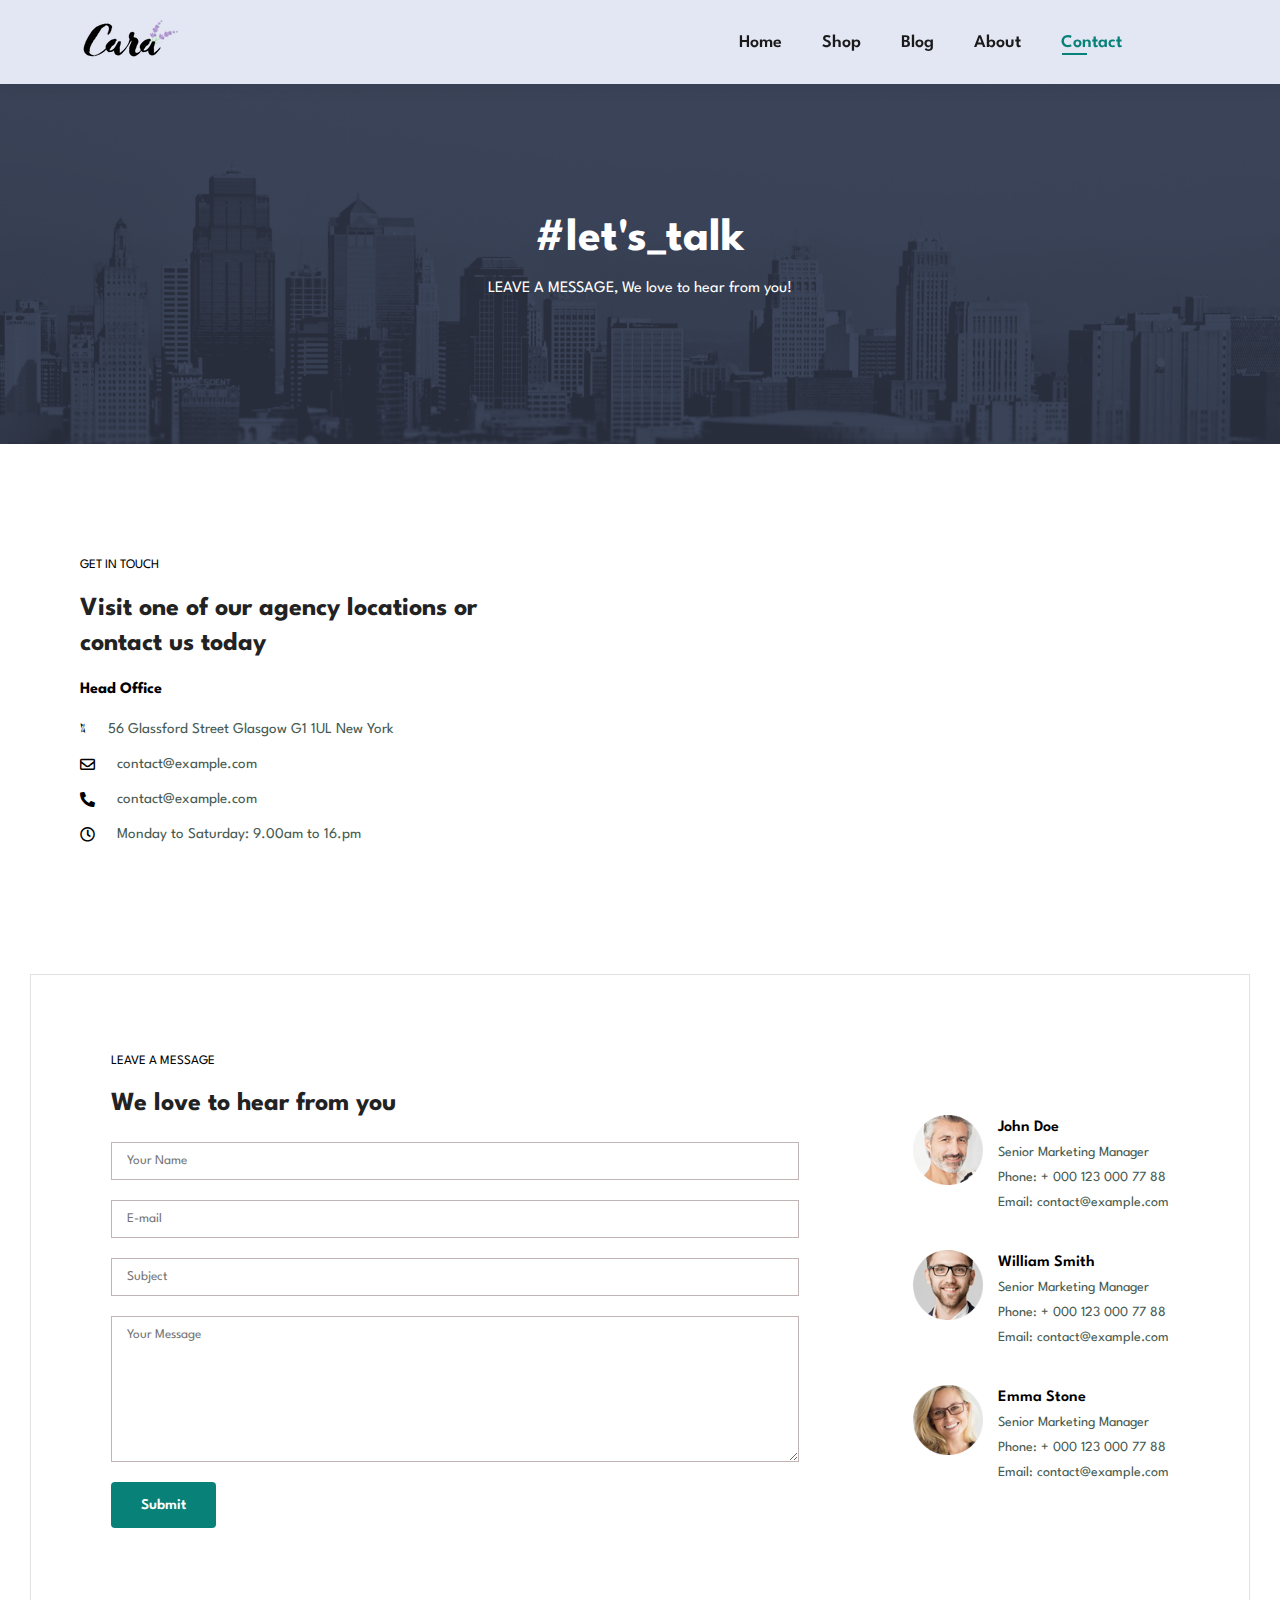
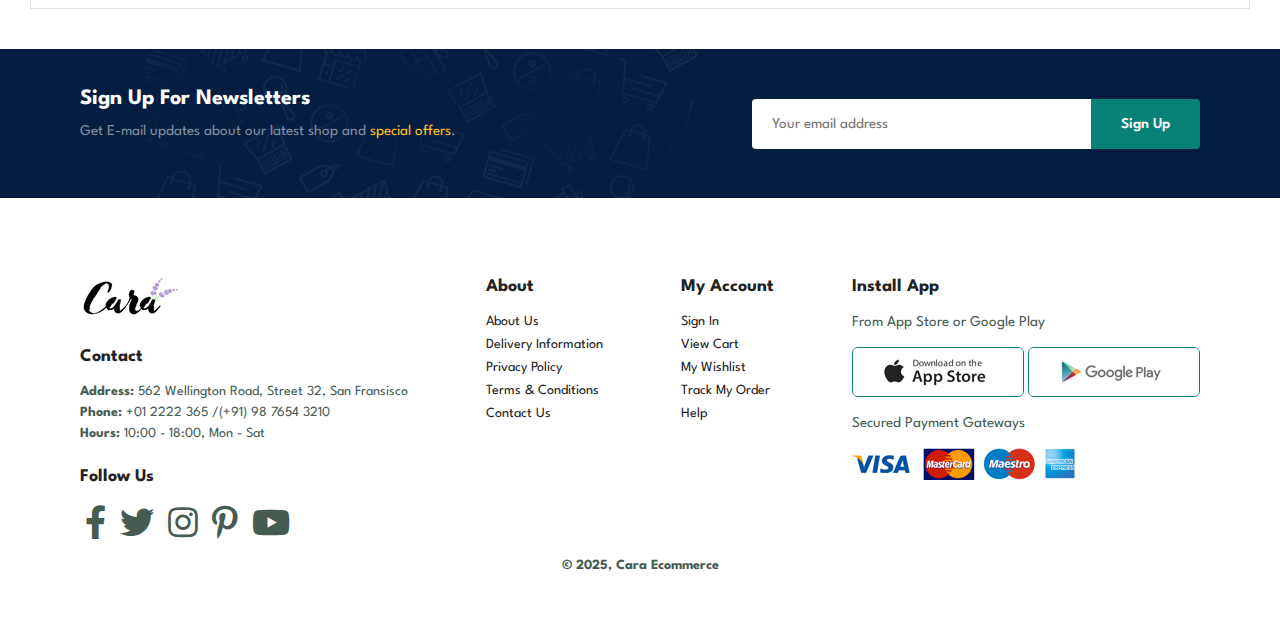
<file: contact.html>
<!DOCTYPE html>
<html lang="en">

<head>
    <meta charset="UTF-8">
    <meta http-equiv="X-UA-Compatible" content="IE=edge">
    <meta name="viewport" content="width=device-width, initial-scale=1.0">
    <title>Ecommerce Website</title>
    <link rel="stylesheet" href="https://pro.fontawesome.com/releases/v5.10.0/css/all.css" />
    <link rel="stylesheet" href="style.css">
</head>

<body>
    <section id="header">
        <a href="#"><img src="./img/logo.png" class="logo"></a>
        <div>
            <ul id="navbar">
                <li><a href="index.html">Home</a></li>
                <li><a href="shop.html">Shop</a></li>
                <li><a href="blog.html">Blog</a></li>
                <li><a href="about.html">About</a></li>
                <li><a class="active" href="contact.html">Contact</a></li>
                <li id="lg-bag"><a href="cart.html"><i class="far fa-shopping-bag"></i></a></li>
                <a href="#" id="close"><i class="far fa-times"></i></a>
            </ul>
        </div>
        <div id="mobile">
            <a href="cart.html"><i class="far fa-shopping-bag"></i></a>
            <i id="bar" class="fas fa-outdent"></i>
        </div>
    </section>

    <section id="page-header" class="about-header">
        <h2>#let's_talk</h2>
        <p>LEAVE A MESSAGE, We love to hear from you!</p>
    </section>

    <section id="contact-details" class="section-p1">
        <div class="details">
            <span>GET IN TOUCH</span>
            <h2>Visit one of our agency locations or contact us today</h2>
            <h3>Head Office</h3>
            <div>
                <li>
                    <i class="fal fa-map"></i>
                    <p>56 Glassford Street Glasgow G1 1UL New York</p>
                </li>
                <li>
                    <i class="far fa-envelope"></i>
                    <p>contact@example.com </p>
                </li>
                <li>
                    <i class="fas fa-phone-alt"></i>
                    <p>contact@example.com </p>
                </li>
                <li>
                    <i class="far fa-clock"></i>
                    <p>Monday to Saturday: 9.00am to 16.pm </p>
                </li>
            </div>


        </div>

        <div class="map">
            <iframe
                src="https://www.google.com/maps/embed?pb=!1m18!1m12!1m3!1d2469.687214909832!2d-1.2545179!3d51.75704289999999!2m3!1f0!2f0!3f0!3m2!1i1024!2i768!4f13.1!3m3!1m2!1s0x4876c6a9ef8c485b%3A0xd2ff1883a001afed!2sUniversity%20of%20Oxford!5e0!3m2!1sen!2sin!4v1751899727448!5m2!1sen!2sin"
                width="600" height="450" style="border:0;" allowfullscreen="" loading="lazy"
                referrerpolicy="no-referrer-when-downgrade"></iframe>
        </div>
    </section>

    <section id="form-details">
        <form action="">
            <span>LEAVE A MESSAGE</span>
            <h2>We love to hear from you</h2>
            <input type="text" placeholder="Your Name">
            <input type="text" placeholder="E-mail">
            <input type="text" placeholder="Subject">
            <textarea name="" id="" cols="30" rows="10" placeholder="Your Message"></textarea>
            <button class="normal">Submit</button>
        </form>

        <div class="people">
            <div>
                <img src="./img/people/1.png" alt="">
                <p><span>John Doe</span> Senior Marketing Manager <br> Phone: + 000 123
                    000 77 88 <br>Email: contact@example.com</p>
            </div>

            <div>
                <img src="img/people/2.png" alt="">
                <p><span>William Smith</span> Senior Marketing Manager <br> Phone: + 000
                    123 000 77 88 <br> Email: contact@example.com</p>
            </div>

            <div>
                <img src="img/people/3.png" alt="">
                <p><span>Emma Stone</span> Senior Marketing Manager <br> Phone: + 000 123
                    000 77 88 <br> Email: contact@example.com</p>
            </div>
        </div>
    </section>

    <section id="newsletters" class="section-p1 section-m1">
        <div class="newstext">
            <h4>Sign Up For Newsletters</h4>
            <p>Get E-mail updates about our latest shop and <span>special offers</span>.</p>
        </div>
        <div class="form">
            <input type="text" placeholder="Your email address">
            <button class="normal">Sign Up</button>
        </div>
    </section>

    <footer class="section-p1">
        <div class="col">
            <img class="logo" src="./img/logo.png" alt="">
            <h4>Contact</h4>
            <p><strong>Address:</strong> 562 Wellington Road, Street 32, San Fransisco</p>
            <p><strong>Phone:</strong> +01 2222 365 /(+91) 98 7654 3210</p>
            <p><strong>Hours:</strong> 10:00 - 18:00, Mon - Sat</p>
            <div class="follow">
                <h4>Follow Us</h4>
                <div class="icon">
                    <i class="fab fa-facebook-f"></i>
                    <i class="fab fa-twitter"></i>
                    <i class="fab fa-instagram"></i>
                    <i class="fab fa-pinterest-p"></i>
                    <i class="fab fa-youtube"></i>
                </div>
            </div>
        </div>

        <div class="col">
            <h4>About</h4>
            <a href="#">About Us</a>
            <a href="#">Delivery Information</a>
            <a href="#">Privacy Policy</a>
            <a href="#">Terms & Conditions</a>
            <a href="#">Contact Us</a>
        </div>

        <div class="col">
            <h4>My Account</h4>
            <a href="#">Sign In</a>
            <a href="#">View Cart</a>
            <a href="#">My Wishlist</a>
            <a href="#">Track My Order</a>
            <a href="#">Help</a>
        </div>

        <div class="col install">
            <h4>Install App</h4>
            <p>From App Store or Google Play</p>
            <div class="row">
                <img src="./img/pay/app.jpg" alt="">
                <img src="./img/pay/play.jpg" alt="">
            </div>
            <p>Secured Payment Gateways</p>
            <img src="./img/pay/pay.png" alt="">
        </div>

        <div class="copyright">
            <p>© 2025, Cara Ecommerce</p>
        </div>
    </footer>

    <script src="script.js"></script>
</body>

</html>
</file>
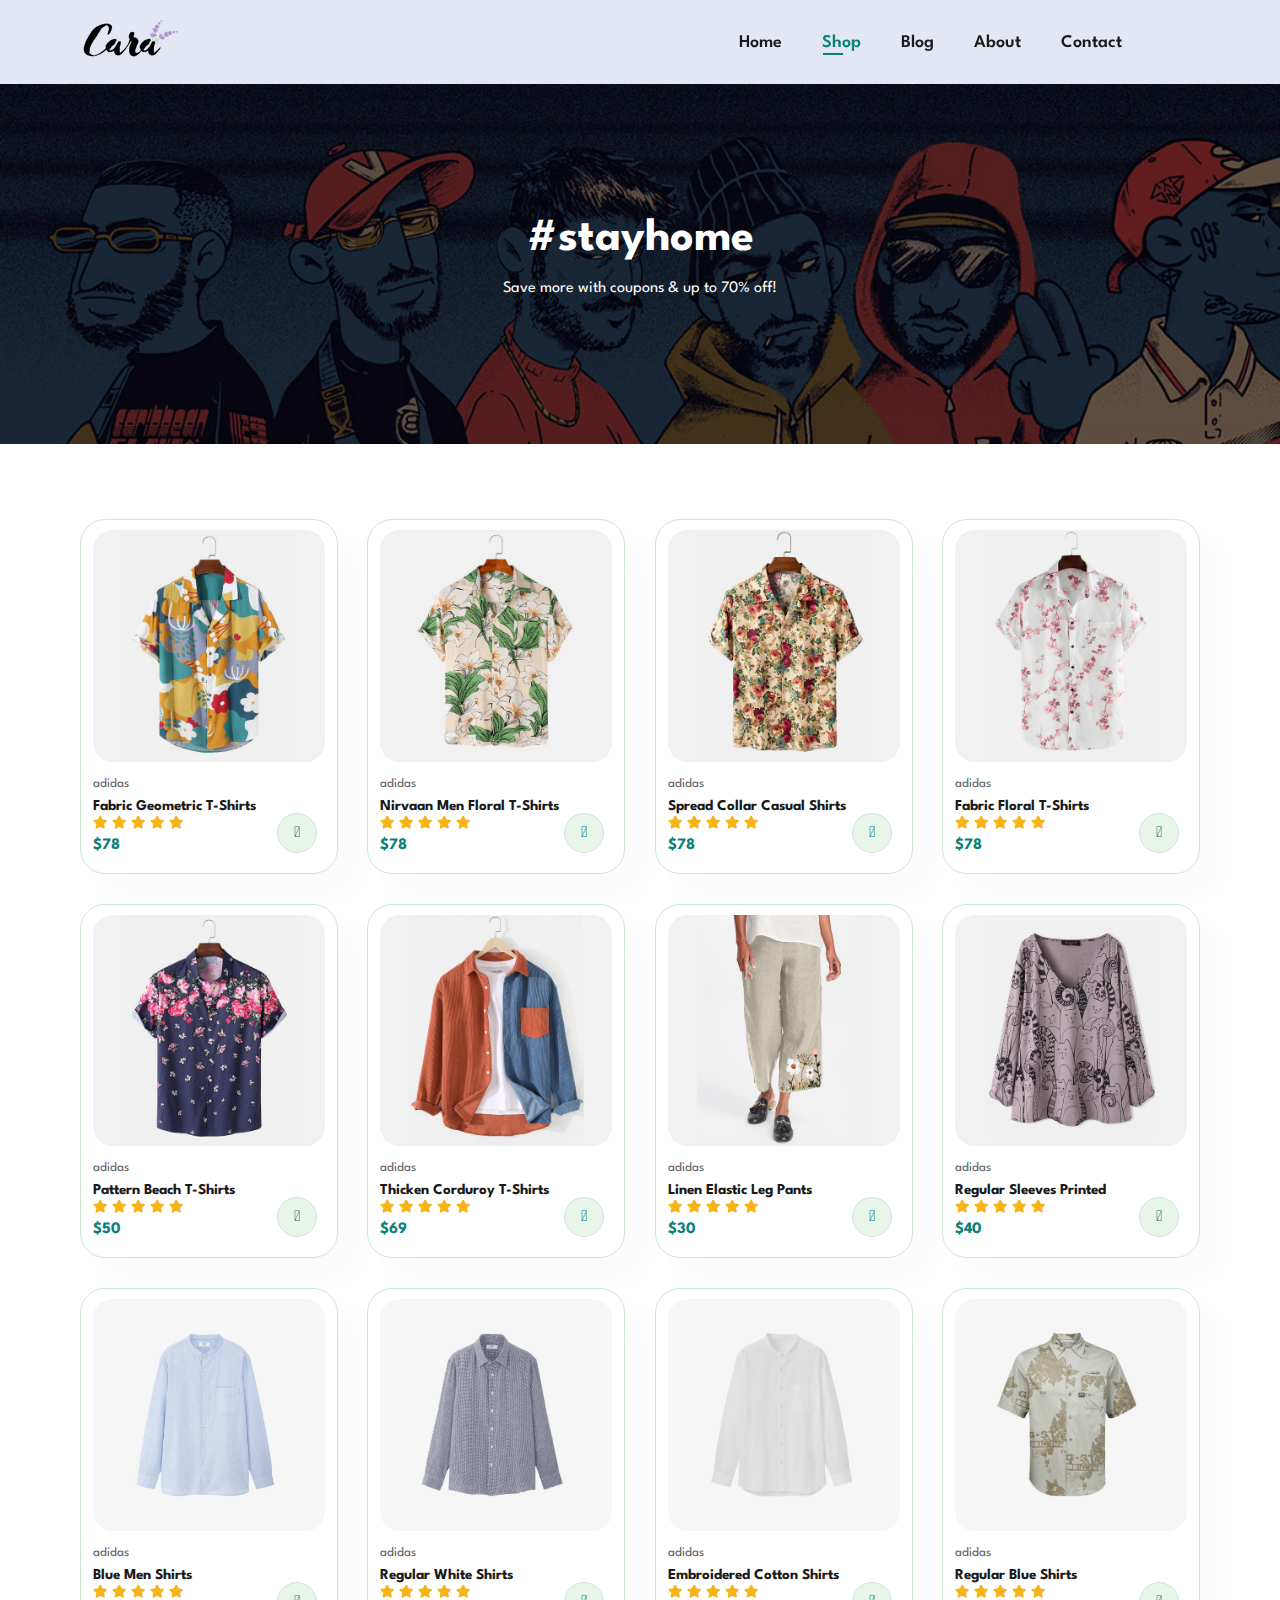
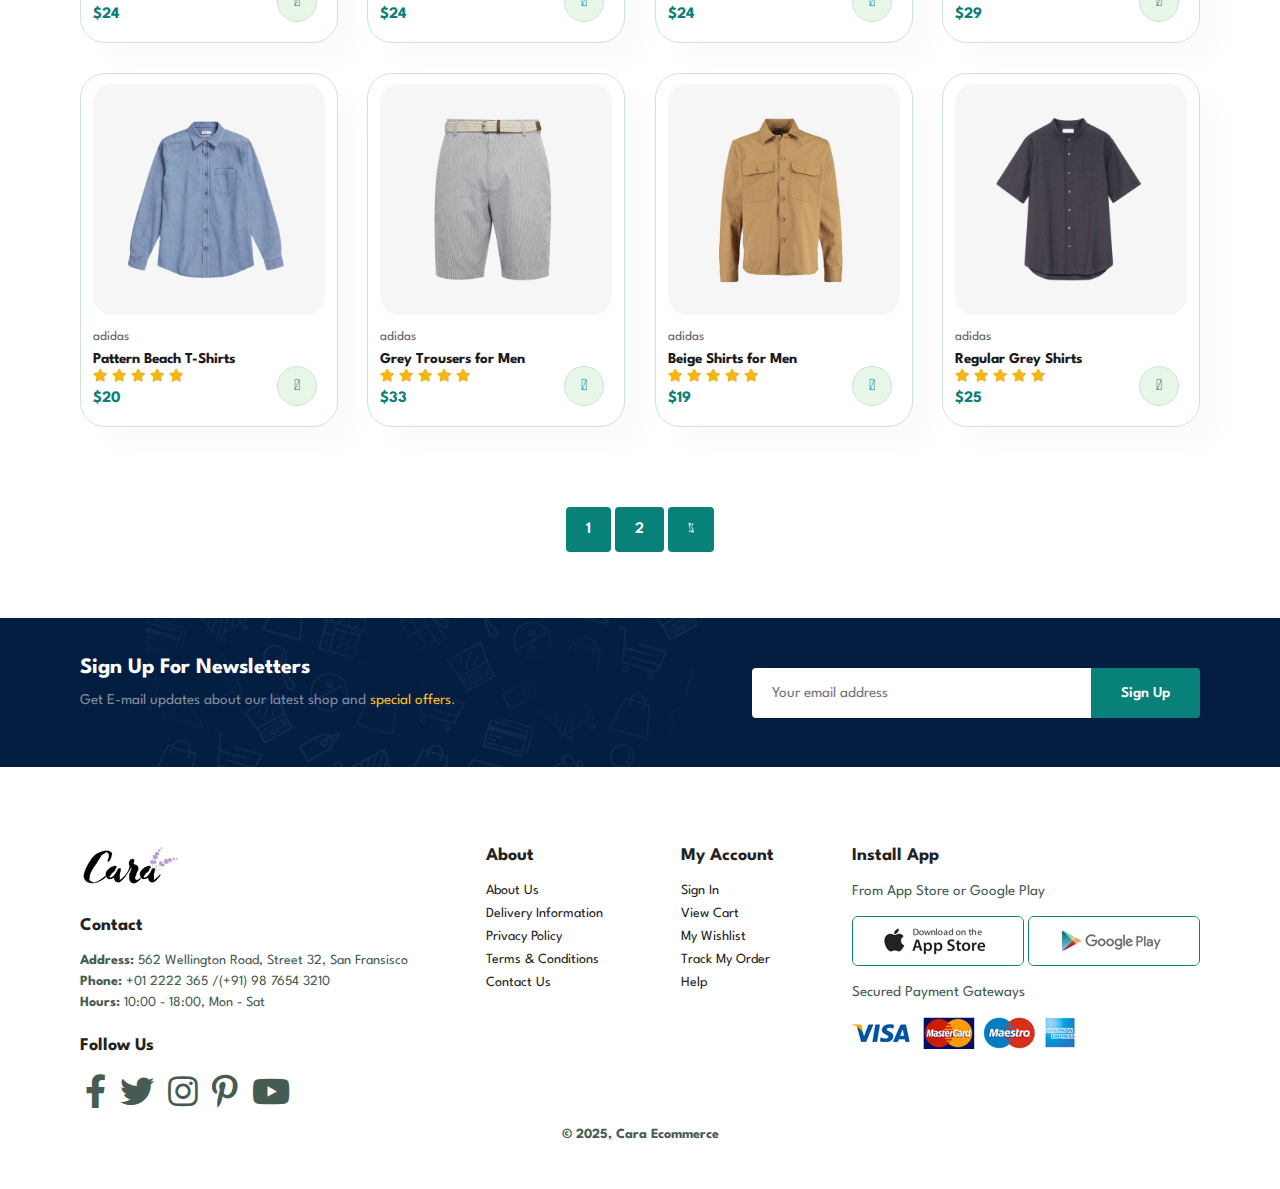
<file: shop.html>
<!DOCTYPE html>
<html lang="en">

<head>
    <meta charset="UTF-8">
    <meta http-equiv="X-UA-Compatible" content="IE=edge">
    <meta name="viewport" content="width=device-width, initial-scale=1.0">
    <title>Ecommerce Website</title>
    <link rel="stylesheet" href="https://pro.fontawesome.com/releases/v5.10.0/css/all.css" />
    <link rel="stylesheet" href="style.css">
</head>

<body>
    <section id="header">
        <a href="#"><img src="./img/logo.png" class="logo"></a>
        <div>
            <ul id="navbar">
                <li><a href="index.html">Home</a></li>
                <li><a class="active" href="shop.html">Shop</a></li>
                <li><a href="blog.html">Blog</a></li>
                <li><a href="about.html">About</a></li>
                <li><a href="contact.html">Contact</a></li>
                <li id="lg-bag"><a href="cart.html"><i class="far fa-shopping-bag"></i></a></li>
                <a href="#" id="close"><i class="far fa-times"></i></a>
            </ul>
        </div>
        <div id="mobile">
            <a href="cart.html"><i class="far fa-shopping-bag"></i></a>
            <i id="bar" class="fas fa-outdent"></i>
        </div>
    </section>

    <section id="page-header">
        <h2>#stayhome</h2>
        <p>Save more with coupons & up to 70% off!</p>

    </section>

    <section id="product1" class="section-p1">
        <div class="pro-container">
            <div class="pro" onclick="window.location.href='sproduct.html';">
                <img src="./img/products/f1.jpg" alt="">
                <div class="des">
                    <span>adidas</span>
                    <h5>Fabric Geometric T-Shirts</h5>
                    <div class="start">
                        <i class="fas fa-star"></i>
                        <i class="fas fa-star"></i>
                        <i class="fas fa-star"></i>
                        <i class="fas fa-star"></i>
                        <i class="fas fa-star"></i>
                    </div>
                    <h4>$78</h4>
                </div>
                <a href="#"><i class="fal fa-shopping-cart cart"></i></a>
            </div>

            <div class="pro">
                <img src="./img/products/f2.jpg" alt="">
                <div class="des">
                    <span>adidas</span>
                    <h5>Nirvaan Men Floral T-Shirts</h5>
                    <div class="start">
                        <i class="fas fa-star"></i>
                        <i class="fas fa-star"></i>
                        <i class="fas fa-star"></i>
                        <i class="fas fa-star"></i>
                        <i class="fas fa-star"></i>
                    </div>
                    <h4>$78</h4>
                </div>
                <a href="#"><i class="fal fa-shopping-cart cart"></i></a>
            </div>

            <div class="pro">
                <img src="./img/products/f3.jpg" alt="">
                <div class="des">
                    <span>adidas</span>
                    <h5>Spread Collar Casual Shirts</h5>
                    <div class="start">
                        <i class="fas fa-star"></i>
                        <i class="fas fa-star"></i>
                        <i class="fas fa-star"></i>
                        <i class="fas fa-star"></i>
                        <i class="fas fa-star"></i>
                    </div>
                    <h4>$78</h4>
                </div>
                <a href="#"><i class="fal fa-shopping-cart cart"></i></a>
            </div>

            <div class="pro">
                <img src="./img/products/f4.jpg" alt="">
                <div class="des">
                    <span>adidas</span>
                    <h5>Fabric Floral T-Shirts</h5>
                    <div class="start">
                        <i class="fas fa-star"></i>
                        <i class="fas fa-star"></i>
                        <i class="fas fa-star"></i>
                        <i class="fas fa-star"></i>
                        <i class="fas fa-star"></i>
                    </div>
                    <h4>$78</h4>
                </div>
                <a href="#"><i class="fal fa-shopping-cart cart"></i></a>
            </div>

            <div class="pro">
                <img src="./img/products/f5.jpg" alt="">
                <div class="des">
                    <span>adidas</span>
                    <h5>Pattern Beach T-Shirts</h5>
                    <div class="start">
                        <i class="fas fa-star"></i>
                        <i class="fas fa-star"></i>
                        <i class="fas fa-star"></i>
                        <i class="fas fa-star"></i>
                        <i class="fas fa-star"></i>
                    </div>
                    <h4>$50</h4>
                </div>
                <a href="#"><i class="fal fa-shopping-cart cart"></i></a>
            </div>

            <div class="pro">
                <img src="./img/products/f6.jpg" alt="">
                <div class="des">
                    <span>adidas</span>
                    <h5>Thicken Corduroy T-Shirts</h5>
                    <div class="start">
                        <i class="fas fa-star"></i>
                        <i class="fas fa-star"></i>
                        <i class="fas fa-star"></i>
                        <i class="fas fa-star"></i>
                        <i class="fas fa-star"></i>
                    </div>
                    <h4>$69</h4>
                </div>
                <a href="#"><i class="fal fa-shopping-cart cart"></i></a>
            </div>

            <div class="pro">
                <img src="./img/products/f7.jpg" alt="">
                <div class="des">
                    <span>adidas</span>
                    <h5>Linen Elastic Leg Pants</h5>
                    <div class="start">
                        <i class="fas fa-star"></i>
                        <i class="fas fa-star"></i>
                        <i class="fas fa-star"></i>
                        <i class="fas fa-star"></i>
                        <i class="fas fa-star"></i>
                    </div>
                    <h4>$30</h4>
                </div>
                <a href="#"><i class="fal fa-shopping-cart cart"></i></a>
            </div>

            <div class="pro">
                <img src="./img/products/f8.jpg" alt="">
                <div class="des">
                    <span>adidas</span>
                    <h5>Regular Sleeves Printed</h5>
                    <div class="start">
                        <i class="fas fa-star"></i>
                        <i class="fas fa-star"></i>
                        <i class="fas fa-star"></i>
                        <i class="fas fa-star"></i>
                        <i class="fas fa-star"></i>
                    </div>
                    <h4>$40</h4>
                </div>
                <a href="#"><i class="fal fa-shopping-cart cart"></i></a>
            </div>



            <div class="pro">
                <img src="./img/products/n1.jpg" alt="">
                <div class="des">
                    <span>adidas</span>
                    <h5>Blue Men Shirts</h5>
                    <div class="start">
                        <i class="fas fa-star"></i>
                        <i class="fas fa-star"></i>
                        <i class="fas fa-star"></i>
                        <i class="fas fa-star"></i>
                        <i class="fas fa-star"></i>
                    </div>
                    <h4>$24</h4>
                </div>
                <a href="#"><i class="fal fa-shopping-cart cart"></i></a>
            </div>

            <div class="pro">
                <img src="./img/products/n2.jpg" alt="">
                <div class="des">
                    <span>adidas</span>
                    <h5> Regular White Shirts</h5>
                    <div class="start">
                        <i class="fas fa-star"></i>
                        <i class="fas fa-star"></i>
                        <i class="fas fa-star"></i>
                        <i class="fas fa-star"></i>
                        <i class="fas fa-star"></i>
                    </div>
                    <h4>$24</h4>
                </div>
                <a href="#"><i class="fal fa-shopping-cart cart"></i></a>
            </div>

            <div class="pro">
                <img src="./img/products/n3.jpg" alt="">
                <div class="des">
                    <span>adidas</span>
                    <h5>Embroidered Cotton Shirts</h5>
                    <div class="start">
                        <i class="fas fa-star"></i>
                        <i class="fas fa-star"></i>
                        <i class="fas fa-star"></i>
                        <i class="fas fa-star"></i>
                        <i class="fas fa-star"></i>
                    </div>
                    <h4>$24</h4>
                </div>
                <a href="#"><i class="fal fa-shopping-cart cart"></i></a>
            </div>

            <div class="pro">
                <img src="./img/products/n4.jpg" alt="">
                <div class="des">
                    <span>adidas</span>
                    <h5>Regular Blue Shirts</h5>
                    <div class="start">
                        <i class="fas fa-star"></i>
                        <i class="fas fa-star"></i>
                        <i class="fas fa-star"></i>
                        <i class="fas fa-star"></i>
                        <i class="fas fa-star"></i>
                    </div>
                    <h4>$29</h4>
                </div>
                <a href="#"><i class="fal fa-shopping-cart cart"></i></a>
            </div>

            <div class="pro">
                <img src="./img/products/n5.jpg" alt="">
                <div class="des">
                    <span>adidas</span>
                    <h5>Pattern Beach T-Shirts</h5>
                    <div class="start">
                        <i class="fas fa-star"></i>
                        <i class="fas fa-star"></i>
                        <i class="fas fa-star"></i>
                        <i class="fas fa-star"></i>
                        <i class="fas fa-star"></i>
                    </div>
                    <h4>$20</h4>
                </div>
                <a href="#"><i class="fal fa-shopping-cart cart"></i></a>
            </div>

            <div class="pro">
                <img src="./img/products/n6.jpg" alt="">
                <div class="des">
                    <span>adidas</span>
                    <h5>Grey Trousers for Men</h5>
                    <div class="start">
                        <i class="fas fa-star"></i>
                        <i class="fas fa-star"></i>
                        <i class="fas fa-star"></i>
                        <i class="fas fa-star"></i>
                        <i class="fas fa-star"></i>
                    </div>
                    <h4>$33</h4>
                </div>
                <a href="#"><i class="fal fa-shopping-cart cart"></i></a>
            </div>

            <div class="pro">
                <img src="./img/products/n7.jpg" alt="">
                <div class="des">
                    <span>adidas</span>
                    <h5>Beige Shirts for Men</h5>
                    <div class="start">
                        <i class="fas fa-star"></i>
                        <i class="fas fa-star"></i>
                        <i class="fas fa-star"></i>
                        <i class="fas fa-star"></i>
                        <i class="fas fa-star"></i>
                    </div>
                    <h4>$19</h4>
                </div>
                <a href="#"><i class="fal fa-shopping-cart cart"></i></a>
            </div>

            <div class="pro">
                <img src="./img/products/n8.jpg" alt="">
                <div class="des">
                    <span>adidas</span>
                    <h5>Regular Grey Shirts</h5>
                    <div class="start">
                        <i class="fas fa-star"></i>
                        <i class="fas fa-star"></i>
                        <i class="fas fa-star"></i>
                        <i class="fas fa-star"></i>
                        <i class="fas fa-star"></i>
                    </div>
                    <h4>$25</h4>
                </div>
                <a href="#"><i class="fal fa-shopping-cart cart"></i></a>
            </div>
    </section>

    <section id="pagination" class="section-p1">
        <a href="#">1</a>
        <a href="#">2</a>
        <a href="#"><i class="fal fa-long-arrow-alt-right"></i></a>
    </section>

    <section id="newsletters" class="section-p1 section-m1">
        <div class="newstext">
            <h4>Sign Up For Newsletters</h4>
            <p>Get E-mail updates about our latest shop and <span>special offers</span>.</p>
        </div>
        <div class="form">
            <input type="text" placeholder="Your email address">
            <button class="normal">Sign Up</button>
        </div>
    </section>

    <footer class="section-p1">
        <div class="col">
            <img class="logo" src="./img/logo.png" alt="">
            <h4>Contact</h4>
            <p><strong>Address:</strong> 562 Wellington Road, Street 32, San Fransisco</p>
            <p><strong>Phone:</strong> +01 2222 365 /(+91) 98 7654 3210</p>
            <p><strong>Hours:</strong> 10:00 - 18:00, Mon - Sat</p>
            <div class="follow">
                <h4>Follow Us</h4>
                <div class="icon">
                    <i class="fab fa-facebook-f"></i>
                    <i class="fab fa-twitter"></i>
                    <i class="fab fa-instagram"></i>
                    <i class="fab fa-pinterest-p"></i>
                    <i class="fab fa-youtube"></i>
                </div>
            </div>
        </div>

        <div class="col">
            <h4>About</h4>
            <a href="#">About Us</a>
            <a href="#">Delivery Information</a>
            <a href="#">Privacy Policy</a>
            <a href="#">Terms & Conditions</a>
            <a href="#">Contact Us</a>
        </div>

        <div class="col">
            <h4>My Account</h4>
            <a href="#">Sign In</a>
            <a href="#">View Cart</a>
            <a href="#">My Wishlist</a>
            <a href="#">Track My Order</a>
            <a href="#">Help</a>
        </div>

        <div class="col install">
            <h4>Install App</h4>
            <p>From App Store or Google Play</p>
            <div class="row">
                <img src="./img/pay/app.jpg" alt="">
                <img src="./img/pay/play.jpg" alt="">
            </div>
            <p>Secured Payment Gateways</p>
            <img src="./img/pay/pay.png" alt="">
        </div>

        <div class="copyright">
            <p>© 2025, Cara Ecommerce</p>
        </div>
    </footer>

    <script src="script.js"></script>
</body>

</html>
</file>
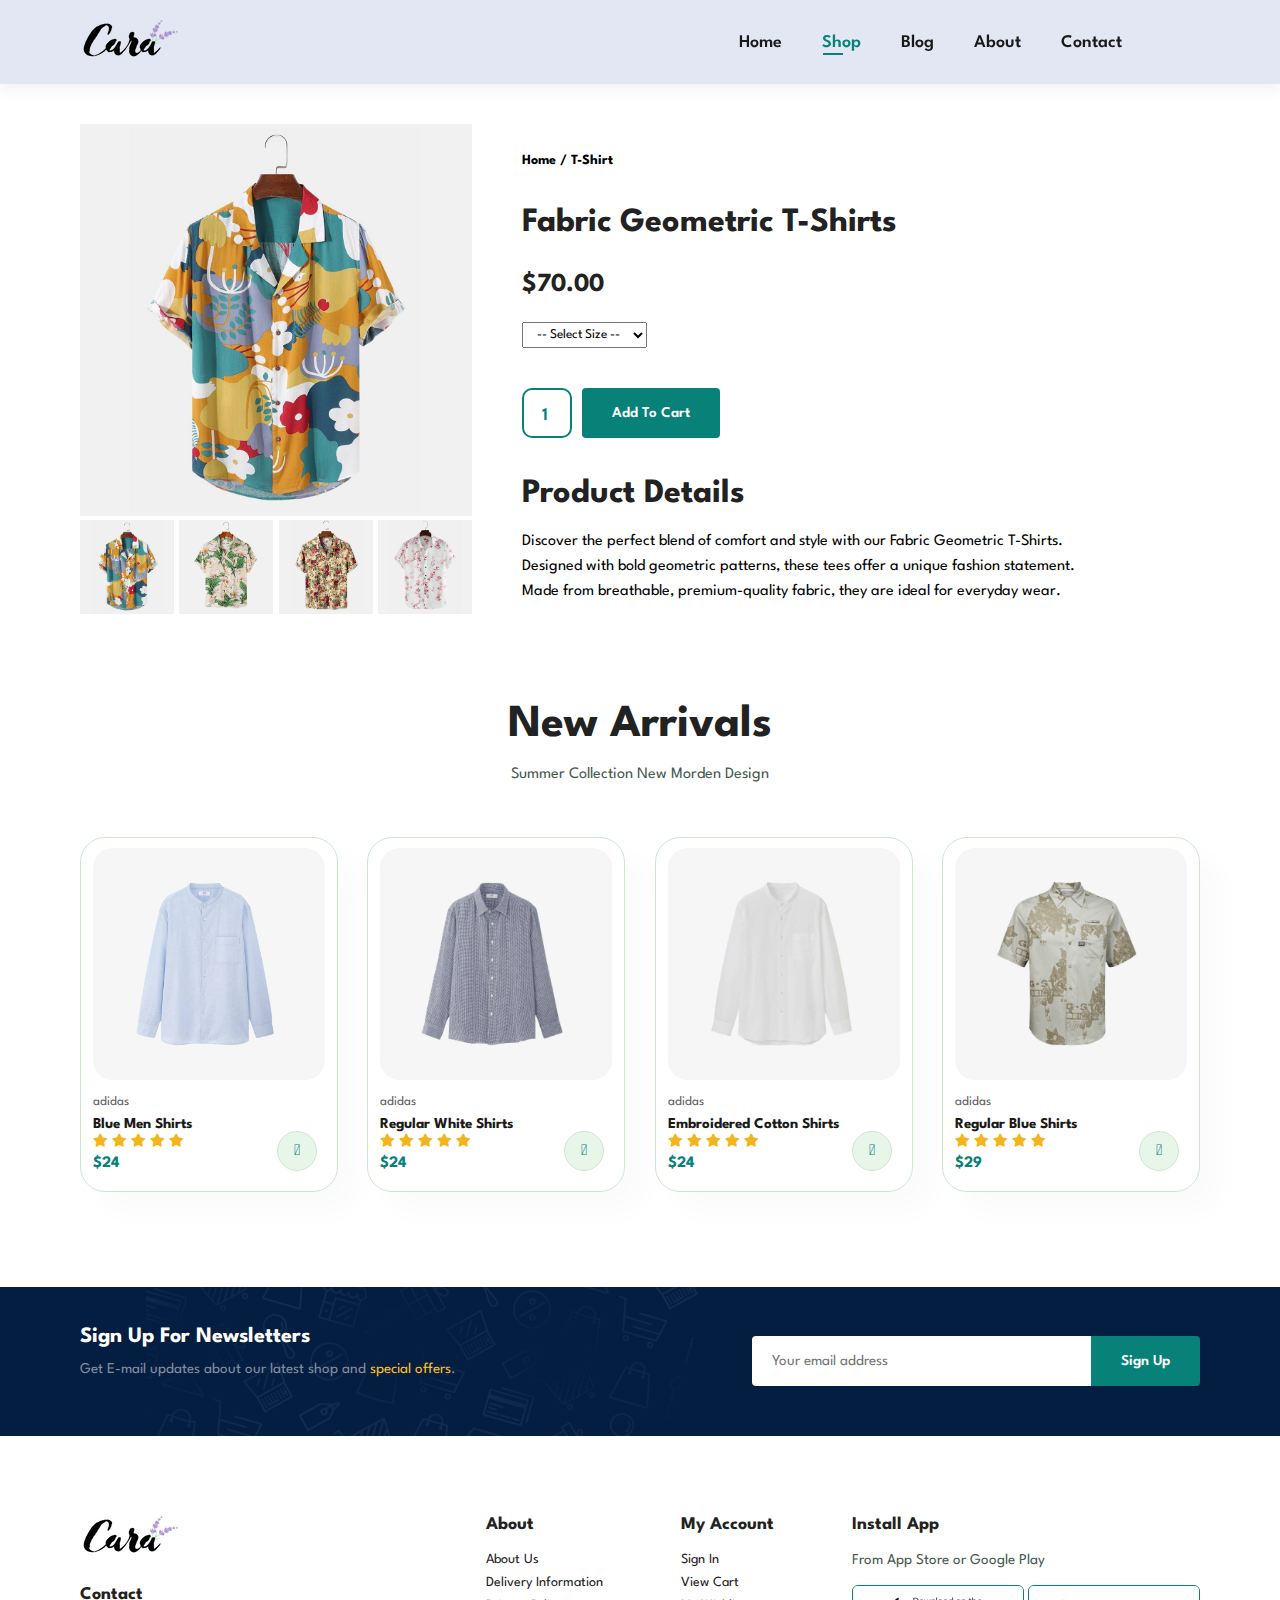
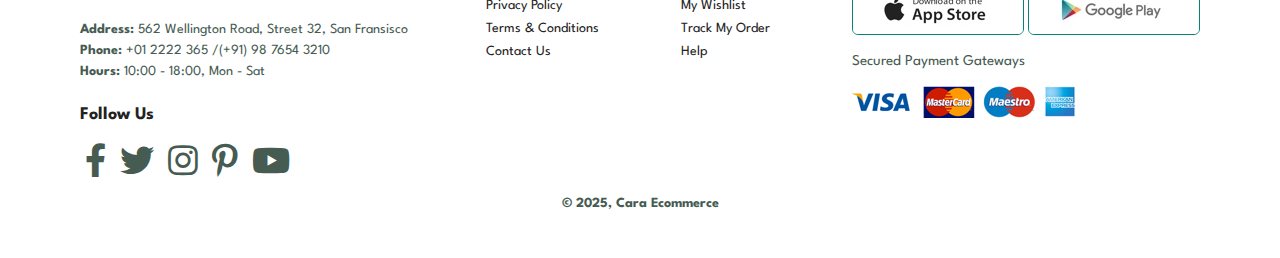
<file: sproduct.html>
<!DOCTYPE html>
<html lang="en">

<head>
    <meta charset="UTF-8">
    <meta http-equiv="X-UA-Compatible" content="IE=edge">
    <meta name="viewport" content="width=device-width, initial-scale=1.0">
    <title>Ecommerce Website</title>
    <link rel="stylesheet" href="https://pro.fontawesome.com/releases/v5.10.0/css/all.css" />
    <link rel="stylesheet" href="style.css">
</head>

<body>
    <section id="header">
        <a href="#"><img src="./img/logo.png" class="logo"></a>
        <div>
            <ul id="navbar">
                <li><a href="index.html">Home</a></li>
                <li><a class="active" href="shop.html">Shop</a></li>
                <li><a href="blog.html">Blog</a></li>
                <li><a href="about.html">About</a></li>
                <li><a href="contact.html">Contact</a></li>
                <li id="lg-bag"><a href="cart.html"><i class="far fa-shopping-bag"></i></a></li>
                <a href="#" id="close"><i class="far fa-times"></i></a>
            </ul>
        </div>
        <div id="mobile">
            <a href="cart.html"><i class="far fa-shopping-bag"></i></a>
            <i id="bar" class="fas fa-outdent"></i>
        </div>
    </section>

    <section id="productDetails" class="section-p1">
        <div class="single-pro-image">
            <img src="./img/products/f1.jpg" width="100%" id="MainImg" alt="">

            <div class="small-img-group">
                <div class="small-img-col">
                    <img src="./img/products/f1.jpg" width="100%" class="small-img" data-index="0" alt="">
                </div>
                <div class="small-img-col">
                    <img src="./img/products/f2.jpg" width="100%" class="small-img" data-index="1" alt="">
                </div>
                <div class="small-img-col">
                    <img src="./img/products/f3.jpg" width="100%" class="small-img" data-index="2" alt="">
                </div>
                <div class="small-img-col">
                    <img src="./img/products/f4.jpg" width="100%" class="small-img" data-index="3" alt="">
                </div>
            </div>
        </div>


        <div class="single-pro-details">
            <h6>Home / T-Shirt</h6>
            <h4 id="productTitle">Fabric Geometric T-Shirts</h4>
            <h2 id="productPrice">$70.00</h2>
            <select>
                <option>-- Select Size --</option>
                <option>XL</option>
                <option>XXL</option>
                <option>Large</option>
                <option>Medium</option>
                <option>Small</option>
            </select>
            <div>
                <input type="number" value="1">
                <button class="normal">Add To Cart</button>
            </div>
            <h4>Product Details</h4>
            <span id="productDesc"> Discover the perfect blend of comfort and style with our Fabric Geometric T-Shirts.
                Designed with bold geometric patterns, these tees offer a unique fashion statement.
                Made from breathable, premium-quality fabric, they are ideal for everyday wear.
                Crafted with attention to detail, each T-shirt undergoes strict quality checks for long-lasting
                durability.
        </div>
    </section>

    <section id="product1" class="section-p1">
        <h2>New Arrivals</h2>
        <p>Summer Collection New Morden Design</p>
        <div class="pro-container">
            <div class="pro">
                <img src="./img/products/n1.jpg" alt="">
                <div class="des">
                    <span>adidas</span>
                    <h5>Blue Men Shirts</h5>
                    <div class="start">
                        <i class="fas fa-star"></i>
                        <i class="fas fa-star"></i>
                        <i class="fas fa-star"></i>
                        <i class="fas fa-star"></i>
                        <i class="fas fa-star"></i>
                    </div>
                    <h4>$24</h4>
                </div>
                <a href="#"><i class="fal fa-shopping-cart cart"></i></a>
            </div>

            <div class="pro">
                <img src="./img/products/n2.jpg" alt="">
                <div class="des">
                    <span>adidas</span>
                    <h5> Regular White Shirts</h5>
                    <div class="start">
                        <i class="fas fa-star"></i>
                        <i class="fas fa-star"></i>
                        <i class="fas fa-star"></i>
                        <i class="fas fa-star"></i>
                        <i class="fas fa-star"></i>
                    </div>
                    <h4>$24</h4>
                </div>
                <a href="#"><i class="fal fa-shopping-cart cart"></i></a>
            </div>

            <div class="pro">
                <img src="./img/products/n3.jpg" alt="">
                <div class="des">
                    <span>adidas</span>
                    <h5>Embroidered Cotton Shirts</h5>
                    <div class="start">
                        <i class="fas fa-star"></i>
                        <i class="fas fa-star"></i>
                        <i class="fas fa-star"></i>
                        <i class="fas fa-star"></i>
                        <i class="fas fa-star"></i>
                    </div>
                    <h4>$24</h4>
                </div>
                <a href="#"><i class="fal fa-shopping-cart cart"></i></a>
            </div>

            <div class="pro">
                <img src="./img/products/n4.jpg" alt="">
                <div class="des">
                    <span>adidas</span>
                    <h5>Regular Blue Shirts</h5>
                    <div class="start">
                        <i class="fas fa-star"></i>
                        <i class="fas fa-star"></i>
                        <i class="fas fa-star"></i>
                        <i class="fas fa-star"></i>
                        <i class="fas fa-star"></i>
                    </div>
                    <h4>$29</h4>
                </div>
                <a href="#"><i class="fal fa-shopping-cart cart"></i></a>
            </div>
        </div>
    </section>


    <section id="newsletters" class="section-p1 section-m1">
        <div class="newstext">
            <h4>Sign Up For Newsletters</h4>
            <p>Get E-mail updates about our latest shop and <span>special offers</span>.</p>
        </div>
        <div class="form">
            <input type="text" placeholder="Your email address">
            <button class="normal">Sign Up</button>
        </div>
    </section>

    <footer class="section-p1">
        <div class="col">
            <img class="logo" src="./img/logo.png" alt="">
            <h4>Contact</h4>
            <p><strong>Address:</strong> 562 Wellington Road, Street 32, San Fransisco</p>
            <p><strong>Phone:</strong> +01 2222 365 /(+91) 98 7654 3210</p>
            <p><strong>Hours:</strong> 10:00 - 18:00, Mon - Sat</p>
            <div class="follow">
                <h4>Follow Us</h4>
                <div class="icon">
                    <i class="fab fa-facebook-f"></i>
                    <i class="fab fa-twitter"></i>
                    <i class="fab fa-instagram"></i>
                    <i class="fab fa-pinterest-p"></i>
                    <i class="fab fa-youtube"></i>
                </div>
            </div>
        </div>

        <div class="col">
            <h4>About</h4>
            <a href="#">About Us</a>
            <a href="#">Delivery Information</a>
            <a href="#">Privacy Policy</a>
            <a href="#">Terms & Conditions</a>
            <a href="#">Contact Us</a>
        </div>

        <div class="col">
            <h4>My Account</h4>
            <a href="#">Sign In</a>
            <a href="#">View Cart</a>
            <a href="#">My Wishlist</a>
            <a href="#">Track My Order</a>
            <a href="#">Help</a>
        </div>

        <div class="col install">
            <h4>Install App</h4>
            <p>From App Store or Google Play</p>
            <div class="row">
                <img src="./img/pay/app.jpg" alt="">
                <img src="./img/pay/play.jpg" alt="">
            </div>
            <p>Secured Payment Gateways</p>
            <img src="./img/pay/pay.png" alt="">
        </div>

        <div class="copyright">
            <p>© 2025, Cara Ecommerce</p>
        </div>
    </footer>

    <script type="module" src="./sproduct.js"></script>

    <script src="script.js"></script>
</body>

</html>



<!-- 

// var MainImg = document.getElementById("MainImg");
// var SmallImg = document.getElementsByClassName("small-img")

// SmallImg[0].onclick = function () {
// MainImg.src = SmallImg[0].src;
// }

// SmallImg[1].onclick = function () {
// MainImg.src = SmallImg[1].src;
// }

// SmallImg[2].onclick = function () {
// MainImg.src = SmallImg[2].src;
// }

// SmallImg[3].onclick = function () {
// MainImg.src = SmallImg[3].src;
// } -->
</file>
<file: style.css>
@import url("https://fonts.googleapis.com/css2?family=Spartan:wght@100;200;300;400;500;600;700;800;900&display=swap");
* {
  margin: 0;
  padding: 0;
  box-sizing: border-box;
  font-family: "Spartan", sans-serif;
}

html {
  scroll-behavior: smooth;
}

/* Global Styles */

h1 {
  font-size: 50px;
  line-height: 64px;
  color: #222;
}

h2 {
  font-size: 46px;
  line-height: 54px;
  color: #222;
}

h4 {
  font-size: 20px;
  color: #222;
}

h6 {
  font-weight: 700;
  font-size: 12px;
}

p {
  font-size: 16px;
  color: #465b52;
  margin: 15px 0 20px 0;
}

.section-p1 {
  padding: 40px 80px;
}

.section-m1 {
  margin: 40px 0;
}

button.normal {
  font-size: 15px;
  font-weight: 600;
  padding: 16px 30px;
  color: #000;
  background-color: white;
  border-radius: 4px;
  cursor: pointer;
  border: none;
  outline: none;
  transition: 0.2s;
}

button.white {
  font-size: 13px;
  font-weight: 600;
  padding: 11px 18px;
  color: #fff;
  background-color: transparent;
  cursor: pointer;
  border: 1px solid #fff;
  outline: none;
  transition: 0.2s;
}

body {
  width: 100%;
}

/* Header Start  */

#header {
  display: flex;
  align-items: center;
  justify-content: space-between;
  padding: 20px 80px;
  background: #e3e6f3;
  box-shadow: 0 5px 15px rgba(0, 0, 0, 0.06);
  z-index: 999;
  position: sticky;
  top: 0;
  right: 0;
}

#navbar {
  display: flex;
  align-items: center;
  justify-content: center;
}

#navbar li {
  list-style-type: none;
  padding: 0 20px;
  position: relative;
}

#navbar li a {
  text-decoration: none;
  font-size: 18px;
  font-weight: 600;
  color: #1a1a1a;
  transition: 0.3s ease;
}

#navbar li a:hover,
#navbar li a.active {
  color: #088178;
}

#navbar li a.active::after,
#navbar li a:hover::after {
  content: "";
  width: 25%;
  height: 2px;
  background: #088178;
  position: absolute;
  bottom: -4px;
  left: 21px;
}

#mobile {
  display: none;
  align-items: center;
}

#close {
  display: none;
}

/* Home Page  */

#hero {
  background-image: url("./img/hero4.png");
  height: 90vh;
  width: 100%;
  background-size: cover;
  background-position: top 25% right 0%;
  padding: 0 80px;
  display: flex;
  flex-direction: column;
  align-items: flex-start;
  justify-content: center;
}

#hero h4 {
  padding-bottom: 15px;
}

#hero h1 {
  color: #088178;
}

#hero button {
  background-image: url("./img//button.png");
  background-color: transparent;
  border: 0;
  padding: 14px 80px 14px 65px;
  cursor: pointer;
  color: #088178;
  font-weight: 700;
  font-size: 15px;
}

#feature {
  display: flex;
  align-items: center;
  justify-content: space-between;
  flex-wrap: wrap;
}

#feature .fe-box {
  width: 180px;
  text-align: center;
  padding: 25px 15px;
  box-shadow: 20px 20px 34px rgba(0, 0, 0, 0.03);
  border: 1px solid #cce7d0;
  border-radius: 4px;
  margin: 15px 0;
}

#feature .fe-box:hover {
  box-shadow: 10px 10px 54px rgba(70, 62, 221, 0.2);
}

#feature .fe-box img {
  width: 100%;
  margin-bottom: 10px;
}

#feature .fe-box h6 {
  display: inline-block;
  padding: 9px 8px 6px 8px;
  line-height: 1;
  border-radius: 4px;
  color: #088178;
  background-color: #fdddef;
}

#feature .fe-box:nth-child(2) h6 {
  background-color: #cdebbc;
}

#feature .fe-box:nth-child(3) h6 {
  background-color: #d1e8f2;
}

#feature .fe-box:nth-child(4) h6 {
  background-color: #cdd4f8;
}

#feature .fe-box:nth-child(5) h6 {
  background-color: #f6dbf6;
}

#feature .fe-box:nth-child(6) h6 {
  background-color: #fff2c5;
}

#product1 {
  text-align: center;
}

#product1 .pro-container {
  display: flex;
  justify-content: space-between;
  padding-top: 20px;
  flex-wrap: wrap;
}

#product1 .pro {
  width: 23%;
  min-width: 250px;
  padding: 10px 12px;
  border: 1px solid #cce7d0;
  border-radius: 25px;
  cursor: pointer;
  box-shadow: 20px 20px 30px rgba(0, 0, 0, 0.02);
  margin: 15px 0;
  transition: 0.3 ease;
  position: relative;
}

#product1 .pro:hover {
  box-shadow: 20px 20px 30px rgba(0, 0, 0, 0.06);
}

#product1 .pro img {
  width: 100%;
  border-radius: 20px;
}

#product1 .pro .des {
  text-align: start;
  padding: 10px 0;
}

#product1 .pro .des span {
  color: #606063;
  font-size: 13px;
}

#product1 .pro .des h5 {
  padding-top: 8px;
  color: #1a1a1a;
  font-size: 15px;
}

#product1 .pro .des i {
  padding-top: 3px;
  font-size: 13px;
  color: rgb(243, 181, 25);
}

#product1 .pro .des h4 {
  padding-top: 7px;
  font-size: 16px;
  font-weight: 700;
  color: #088178;
}

#product1 .pro .cart {
  width: 40px;
  height: 40px;
  line-height: 40px;
  border-radius: 50px;
  background-color: #e8f6ea;
  font-weight: 500;
  color: #088178;
  border: 1px solid #cce7d0;
  position: absolute;
  bottom: 20px;
  right: 20px;
}

#banner {
  display: flex;
  flex-direction: column;
  justify-content: center;
  align-items: center;
  text-align: center;
  background-image: url("./img/banner/b2.jpg");
  width: 100%;
  height: 40vh;
  background-size: cover;
  background-position: center;
}

#banner h4 {
  color: #fff;
  font-size: 20px;
}

#banner h2 {
  color: #fff;
  font-size: 30px;
  padding: 10px 0;
}

#banner h2 span {
  color: #ef3636;
}

#banner button:hover {
  background: #088178;
  color: #fff;
}

#sm-banner {
  display: flex;
  justify-content: space-between;
  flex-wrap: wrap;
}

#sm-banner .banner-box {
  display: flex;
  flex-direction: column;
  justify-content: center;
  align-items: flex-start;
  background-image: url("./img/banner/b17.jpg");
  min-width: 660px;
  height: 50vh;
  background-size: cover;
  background-position: center;
  padding: 30px;
}

#sm-banner .banner-box2 {
  background-image: url("./img/banner/b10.jpg");
}

#sm-banner h4 {
  color: #fff;
  font-size: 20px;
  font-weight: 400;
  padding-bottom: 3px;
}

#sm-banner h2 {
  color: #fff;
  font-size: 28px;
  font-weight: 800;
  padding-bottom: 3px;
}

#sm-banner span {
  color: #fff;
  font-size: 14px;
  font-weight: 500;
  padding-bottom: 15px;
}

#sm-banner .banner-box:hover button {
  background-color: #088178;
  border: 1px solid #088178;
}

#banner3 {
  display: flex;
  justify-content: space-between;
  flex-wrap: wrap;
  padding: 0 80px;
}

#banner3 .banner-box {
  display: flex;
  flex-direction: column;
  justify-content: center;
  align-items: flex-start;
  background-image: url("./img/banner/b7.jpg");
  min-width: 30%;
  height: 30vh;
  background-size: cover;
  background-position: center;
  padding: 20px;
  margin-bottom: 20px;
}

#banner3 .banner-box2 {
  background-image: url("img/banner/b4.jpg");
}

#banner3 .banner-box3 {
  background-image: url("img/banner/b18.jpg");
}

#banner3 h2 {
  color: #fff;
  font-weight: 900;
  font-size: 22px;
}

#banner3 h3 {
  color: #ec544e;
  font-weight: 800;
  font-size: 16px;
}

#newsletters {
  display: flex;
  justify-content: space-between;
  flex-wrap: wrap;
  align-items: center;
  background-image: url("./img/banner/b14.png");
  background-repeat: no-repeat;
  background-position: 20% 30%;
  background-color: #041e42;
}

#newsletters h4 {
  font-size: 22px;
  font-size: 700;
  color: #fff;
}

#newsletters p {
  font-size: 15px;
  font-size: 600;
  color: #818ea0;
}

#newsletters p span {
  color: #ffbd27;
}

#newsletters .form {
  display: flex;
  width: 40%;
}

#newsletters input {
  height: 3.125rem;
  padding: 0 1.25em;
  font-size: 15px;
  width: 100%;
  border: 1px solid transparent;
  border-radius: 4px;
  outline: none;
  border-top-right-radius: 0;
  border-bottom-right-radius: 0;
}
#newsletters button {
  background-color: #088178;
  color: #fff;
  white-space: nowrap;
  border-top-left-radius: 0;
  border-bottom-left-radius: 0;
}

footer {
  display: flex;
  flex-wrap: wrap;
  justify-content: space-between;
}

footer .col {
  display: flex;
  flex-direction: column;
  align-items: flex-start;
  margin-bottom: 20px;
}

footer .logo {
  margin-bottom: 30px;
}

footer h4 {
  font-size: 18px;
  padding-bottom: 20px;
}

footer p {
  font-size: 14px;
  margin: 0 0 8px 0;
}

.install p {
  font-size: 15px;
}

footer a {
  font-size: 14px;
  text-decoration: none;
  color: #222;
  margin-bottom: 10px;
}

footer .follow {
  margin-top: 20px;
}

footer .follow i {
  color: #465b52;
  padding-right: 5px;
  cursor: pointer;
}

footer .install .row img {
  border: 1px solid #088178;
  border-radius: 6px;
}

footer .install img {
  margin: 10px 0 15px 0;
}

.icon i {
  font-size: 34px;
  cursor: pointer;
  color: #333;
  transition: 0.3s ease;
  padding-left: 5px;
}

footer .follow i:hover,
footer a:hover {
  color: #088178;
}

footer .copyright {
  width: 100%;
  text-align: center;
  font-weight: bold;
}

/* Shop Page  */

#page-header {
  background-image: url("./img/banner/b1.jpg");
  width: 100%;
  height: 40vh;
  background-size: cover;
  display: flex;
  justify-content: center;
  text-align: center;
  flex-direction: column;
  padding: 14px;
}

#page-header h2,
#page-header p {
  color: #fff;
}

#pagination {
  text-align: center;
}

#pagination a {
  text-decoration: none;
  background-color: #088178;
  padding: 15px 20px;
  border-radius: 4px;
  color: #fff;
  font-weight: 600;
}

#pagination a i {
  font-size: 16px;
  font-weight: 600;
}

/* Single Product  */
#productDetails {
  display: flex;
  /* margin-top: 20px; */
}

#productDetails .single-pro-image {
  width: 35%;
  margin-right: 50px;
}

.small-img-group {
  display: flex;
  justify-content: space-between;
}

.small-img-col {
  flex-basis: 24%;
  cursor: pointer;
}

#productDetails .single-pro-details {
  width: 50%;
  padding-top: 30px;
}

#productDetails .single-pro-details h4 {
  padding: 40px 0 20px 0;
}

#productDetails .single-pro-details h2 {
  font-size: 26px;
}

#productDetails .single-pro-details select {
  display: block;
  margin-top: 10px;
  padding: 5px 10px;
  margin-bottom: 10px;
}

#productDetails .single-pro-details input {
  width: 50px;
  height: 50px;
  padding-left: 10px;
  padding-top: 5px;
  font-size: 18px;
  margin-right: 10px;
  text-align: center;
  font-weight: 600;
  color: #088178;
  border: 2px solid;
  border-radius: 10px;
  outline: none;
}

.single-pro-details div {
  margin-top: 40px;
  display: flex;
}

#productDetails .single-pro-details h6 {
  font-size: 14px;
}

#productDetails .single-pro-details h4 {
  font-size: 34px;
}

#productDetails .single-pro-details button {
  background-color: #088178;
  color: white;
}

#productDetails .single-pro-details span {
  line-height: 25px;
}

/* Bloag Page  */

#page-header.blog-header {
  background-image: url("./img/banner/b19.jpg");
}

#blog {
  padding: 150px 150px 0 150px;
}

#blog .blog-box {
  display: flex;
  align-items: center;
  width: 100%;
  position: relative;
  padding-bottom: 90px;
}

#blog .blog-img {
  width: 50%;
  margin-right: 40px;
}

#blog img {
  width: 100%;
  height: 350px;
  object-fit: cover;
}

#blog .blog-img1 img {
  height: 600px;
}

#blog .blog-details {
  width: 50%;
}

#blog .blog-details h4 {
  font-size: 35px;
  padding-bottom: 5px;
}

#blog .blog-details a {
  text-decoration: none;
  font-size: 11px;
  color: #000;
  font-weight: 700;
  position: relative;
  transition: 0.3s;
}

#blog .blog-details a::after {
  content: "";
  width: 50px;
  height: 1px;
  background-color: #000;
  position: absolute;
  top: 4px;
  right: -60px;
}

#blog .blog-details a:hover {
  color: #088178;
}

#blog .blog-details a:hover::after {
  background-color: #088178;
}

#blog .blog-box h1 {
  position: absolute;
  top: -40px;
  left: 0;
  font-size: 70px;
  font-weight: 700;
  color: #c9cbca;
  z-index: -10;
}

/* About Page  */

#page-header.about-header {
  background-image: url(img/about/banner.png);
}

#about-head {
  display: flex;
  align-items: center;
}

#about-head div {
  padding-left: 40px;
}

#about-head div p {
  line-height: 1.5;
}

#about-head div abbr {
  line-height: 1.5;
}

#about-head img {
  width: 50%;
  height: auto;
}

#about-app {
  text-align: center;
}

#about-app .video {
  width: 70%;
  height: 100%;
  margin: 30px auto 0 auto;
}

#about-app .video video {
  width: 100%;
  height: 100%;
  border-radius: 20px;
}

/* Contact Page  */

#contact-details {
  display: flex;
  align-items: center;
  justify-content: space-between;
  margin-top: 20px;
}

#contact-details .details {
  width: 40%;
}

#contact-details .details span,
#form-details form span {
  font-size: 13px;
}

#contact-details .details h2,
#form-details form h2 {
  font-size: 26px;
  line-height: 35px;
  padding: 20px 0;
}

#contact-details .details h3 {
  font-size: 16px;
  padding-bottom: 15px;
}
#contact-details .details li {
  list-style-type: none;
  display: flex;
  padding: 10px 0;
}

#contact-details .details li i {
  font-size: 15px;
  padding-right: 22px;
}

#contact-details .details li p {
  margin: 0;
  font-size: 15px;
}

#contact-details .map {
  width: 55%;
  height: 400px;
}

#contact-details .map iframe {
  width: 100%;
  height: 100%;
}

#form-details {
  display: flex;
  justify-content: space-between;
  margin: 30px;
  padding: 80px;
  border: 1px solid #e1e1e1;
}

#form-details form {
  width: 65%;
  display: flex;
  flex-direction: column;
  align-items: flex-start;
}

#form-details form input,
#form-details form textarea {
  width: 100%;
  padding: 12px 15px;
  outline: none;
  margin-bottom: 20px;
  border: 1px solid #c1b4b4;
}

#form-details form button {
  background-color: #088178;
  color: #fff;
}

#form-details .people {
  margin-top: 50px;
}

#form-details .people div {
  margin-top: 10px;
  padding-bottom: 25px;
  display: flex;
  align-items: flex-start;
}

#form-details .people div img {
  width: 70px;
  height: 70px;
  object-fit: cover;
  margin-right: 15px;
}

#form-details .people div p {
  margin: 0;
  font-size: 14px;
  line-height: 25px;
}

#form-details .people div span {
  display: block;
  font-size: 16px;
  font-weight: 600;
  color: #000;
}

/* Cart Page  */

#cart {
  overflow-x: auto;
}

#cart table {
  width: 100%;
  border-collapse: collapse;
  table-layout: fixed;
  white-space: nowrap;
}

#cart table img {
  width: 70px;
}

#cart table td:nth-child(1) {
  width: 100px;
  text-align: center;
}

#cart table td:nth-child(2) {
  width: 150px;
  text-align: center;
}

#cart table td:nth-child(3) {
  width: 250px;
  text-align: center;
}

#cart table td:nth-child(4),
#cart table td:nth-child(5),
#cart table td:nth-child(6) {
  width: 150px;
  text-align: center;
}

#cart table td:nth-child(5) input {
  width: 50px;
  padding: 10px 5px 10px 15px;
}

#cart table thead {
  border: 1px solid #e2e9e1;
  border-left: none;
  border-right: none;
}

#cart table thead td {
  font-weight: 700;
  font-size: 14px;
  padding: 18px 0;
}

#cart table tbody tr td {
  padding-top: 20px;
}

#cart table tbody td {
  font-size: 15px;
}

#cart-add {
  display: flex;
  flex-wrap: wrap;
  justify-content: space-between;
}

#coupon {
  width: 50%;
  margin-bottom: 30px;
}

#coupon h3,
#subtotal h3 {
  padding-bottom: 15px;
  font-size: 30px;
}

#coupon input {
  padding: 10px 20px;
  outline: none;
  width: 60%;
  margin-right: 10px;
  border: 1px solid #d3dbd2;
}

#coupon button,
#subtotal button {
  background-color: #088178;
  color: white;
  padding: 12px 20px;
}

#subtotal {
  width: 50%;
  margin-bottom: 30px;
  border: 1px solid #e2e9e1;
  padding: 30px;
}

#subtotal table {
  border-collapse: collapse;
  width: 100%;
  margin-bottom: 20px;
}

#subtotal table td {
  width: 50%;
  border: 1px solid #e1e1e1;
  padding: 10px;
  font-size: 13px;
}
/* Media Query  */

/* ipad  */

@media (max-width: 799px) {
  .section-p1 {
    padding: 40px 40px;
  }
  #navbar {
    display: flex;
    flex-direction: column;
    align-items: flex-start;
    justify-content: flex-start;
    position: fixed;
    top: 0;
    right: -300px;
    height: 100vh;
    width: 300px;
    background-color: #e3e6f3;
    box-shadow: 0 40px 60px rgba(0, 0, 0, 0.1);
    padding: 80px 0 0 10px;
    transition: 0.3s;
  }

  #navbar.active {
    right: 0px;
  }

  #navbar li {
    margin-bottom: 25px;
  }

  #mobile {
    display: flex;
    align-items: center;
  }

  #mobile i {
    color: #1a1a1a;
    font-size: 24px;
    padding-left: 20px;
    cursor: pointer;
    transition: 0.3s ease-out;
  }

  #mobile i:hover {
    color: #088178;
  }

  #close {
    display: initial;
    position: absolute;
    top: 30px;
    right: 50px;
    color: #222;
    font-size: 24px;
    transition: 0.3s ease-out;
  }

  #close:hover {
    color: rgb(231, 62, 62);
  }

  #lg-bag {
    display: none;
  }

  #hero {
    height: 70vh;
    padding: 0 80px;
    background-position: top 30% right 35%;
  }

  #hero h2 {
    font-size: 2.25rem;
  }

  #hero h1 {
    font-size: 3rem;
  }

  #hero p {
    width: 300px;
    line-height: 2;
    font-size: 20px;
  }

  #feature {
    justify-content: center;
  }

  #product1 p {
    font-size: 18px;
  }

  #feature .fe-box {
    margin: 15px 15px;
  }
  #product1 .pro-container {
    justify-content: center;
  }

  #product1 .pro {
    margin: 20px 30px;
  }

  #banner {
    height: 20vh;
  }

  #banner h4 {
    font-size: 17px;
  }

  #banner h2 {
    font-size: 25px;
  }

  button.normal {
    font-size: 13px;
    font-weight: 600;
    padding: 13px 25px;
  }

  #sm-banner .banner-box {
    min-width: 100%;
    height: 30vh;
  }

  #sm-banner .banner-box2 {
    margin-top: 10px;
  }

  #banner3 {
    padding: 0 40px;
  }

  #banner3 .banner-box {
    width: 30%;
    background-position: top 30% right 29%;
  }

  #banner3 h2 {
    font-size: 13px;
    line-height: 20px;
    padding-bottom: 10px;
    text-shadow: 3px 3px 3px rgba(0, 0, 0, 0.7);
  }

  #banner3 h3 {
    font-size: 15px;
    color: aqua;
    font-weight: 600;
    text-shadow: 3px 3px 3px rgba(0, 0, 0, 0.7);
  }

  #newsletters .form {
    width: 70%;
  }

  .icon i {
    font-size: 24px;
    cursor: pointer;
    color: #333;
    transition: 0.3s ease;
  }

  /* shop page  */

  #productDetails .single-pro-image {
    width: 60%;
    margin-right: 20px;
  }

  #productDetails .single-pro-details h4 {
    font-size: 20px;
    padding-top: 15px;
    padding-bottom: 5px;
  }

  #productDetails .single-pro-details h2 {
    font-size: 25px;
    padding-top: 0px;
  }

  .single-pro-details #productDesc {
    font-size: 13px;
  }

  /* Blog Page  */

  #blog {
    padding: 100px 50px 0 50px;
  }

  /* About Page  */

  #about-head {
    display: flex;
    flex-direction: column;
    /* align-items: flex-start; */
  }

  #about-head img {
    width: 95%;
    height: auto;
    margin-top: 20px;
    margin-bottom: 30px;
  }

  #about-head div {
    padding-top: 20px;
    padding-left: 20px;
    padding-right: 20px;
    text-align: flex-start;
    font-size: 18px;
  }

  #about-head div p {
    font-size: 20px;
  }

  #about-head div marquee {
    font-size: 20px;
  }

  /* Contact Page  */

  #contact-details {
    margin-bottom: 30px;
  }
  #contact-details.section-p1 {
    padding: 20px;
  }

  #contact-details .details h2 {
    font-size: 20px;
    line-height: 25px;
  }

  #contact-details .map {
    width: 50%;
    height: 350px;
  }

  #form-details {
    padding: 40px;
    margin: 20px;
  }

  #form-details form {
    width: 45%;
  }

  #form-details .people {
    margin-top: 100px;
    margin-right: 10px;
  }

  #form-details .people div img {
    width: 55px;
    height: 55px;
  }

  #subtotal {
    padding: 0px;
    padding-left: 50px;
  }
}

@media (max-width: 477px) {
  #navbar {
    width: 250px;
  }

  .section-p1 {
    padding: 20px;
  }

  #header {
    padding: 10px 30px;
  }

  #hero {
    padding: 0 20px;
    background-position: top 30% right 43%;
  }

  #hero h4 {
    font-size: 13px;
  }

  #hero h2 {
    font-size: 25px;
    width: 200px;
    line-height: 1.2;
    padding-bottom: 20px;
  }

  #hero h1 {
    font-size: 35px;
    width: 200px;
    line-height: 1;
    padding-bottom: 20px;
  }

  #hero p {
    font-size: 13px;
    width: 180px;
    font-weight: 600;
    line-height: 1.4;
  }

  #feature {
    justify-content: space-between;
  }

  #feature .fe-box {
    width: 160px;
    margin: 0 0 15px 0;
  }

  #product .pro {
    width: 100%;
  }

  #product1 h2 {
    font-size: 34px;
  }

  #product1 p {
    font-size: 20px;
  }

  #banner {
    height: 40vh;
  }

  #banner h2 {
    font-size: 24px;
    line-height: 1.5;
  }

  #sm-banner .banner-box {
    height: 40vh;
  }

  #sm-banner h2 {
    font-size: 25px;
  }

  #sm-banner span {
    font-size: 13px;
    width: 200px;
  }

  #banner3 {
    padding: 0 20px;
  }

  #banner3 .banner-box {
    width: 100%;
  }

  #newsletters .form {
    width: 100%;
  }

  .col p {
    line-height: 1.5;
  }

  .icon i {
    font-size: 24px;
    cursor: pointer;
    color: #333;
    transition: 0.3s ease;
  }

  footer .copyright {
    text-align: start;
  }

  /* Single Product  */

  #productDetails {
    display: flex;
    flex-direction: column;
  }

  #productDetails .single-pro-image {
    width: 100%;
    margin-right: 0px;
  }

  #productDetails .single-pro-details {
    width: 100%;
  }
  .single-pro-details div {
    margin-top: 40px;
    display: flex;
    margin-bottom: 20px;
  }

  #productDetails .single-pro-details h4 {
    padding-bottom: 10px;
  }

  /* Blog Page  */

  #blog {
    padding: 100px 20px 0 20px;
  }

  #blog .blog-box {
    display: flex;
    flex-direction: column;
    align-items: flex-start;
  }

  #blog .blog-img {
    width: 100%;
    margin-bottom: 30px;
  }

  #blog .blog-details {
    width: 100%;
  }

  #blog .blog-details h4 {
    font-size: 25px;
  }

  /* About Page  */

  #about-head img {
    width: 100%;
  }

  #about-head div {
    padding-left: 0px;
  }

  #about-app .video {
    width: 100%;
  }

  #about-head div h2 {
    font-size: 30px;
  }

  #about-head div p {
    font-size: 13px;
  }

  #about-app h1 {
    font-size: 30px;
  }

  /* Conteact Page  */

  #contact-details {
    flex-direction: column;
  }

  #contact-details .details {
    width: 100%;
    margin-bottom: 30px;
  }

  #contact-details .map {
    width: 100%;
  }

  #form-details {
    margin: 10px;
    padding: 30px 10px;
    flex-wrap: wrap;
  }
  #form-details form {
    width: 100%;
  }

  #form-details .people {
    margin-top: 30px;
  }

  #cart-add {
    flex-direction: column;
  }

  #coupon {
    width: 100%;
  }

  #coupon h3 {
    font-size: 23px;
    padding-top: 20px;
    padding-bottom: 20px;
  }

  #subtotal {
    width: 100%;
    padding: 0px;
  }

  #subtotal h3 {
    font-size: 23px;
  }
}
</file>
